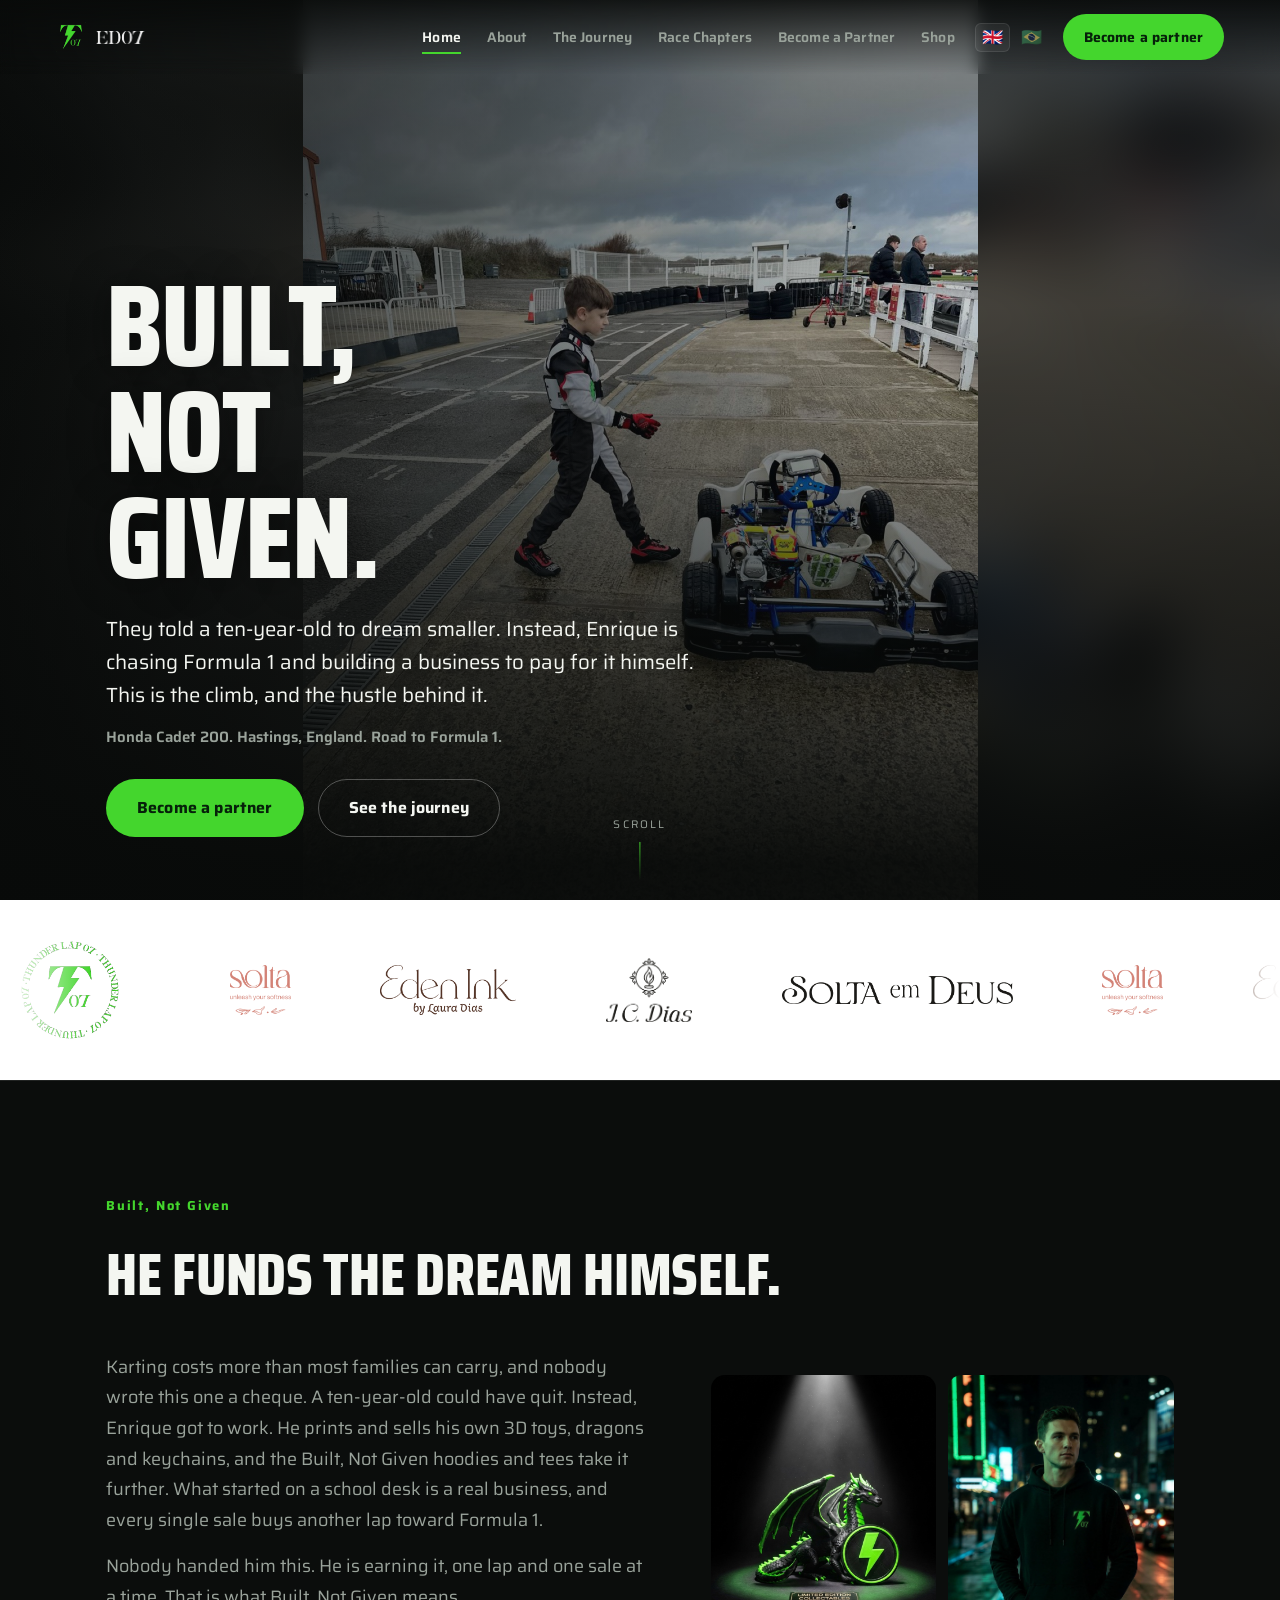
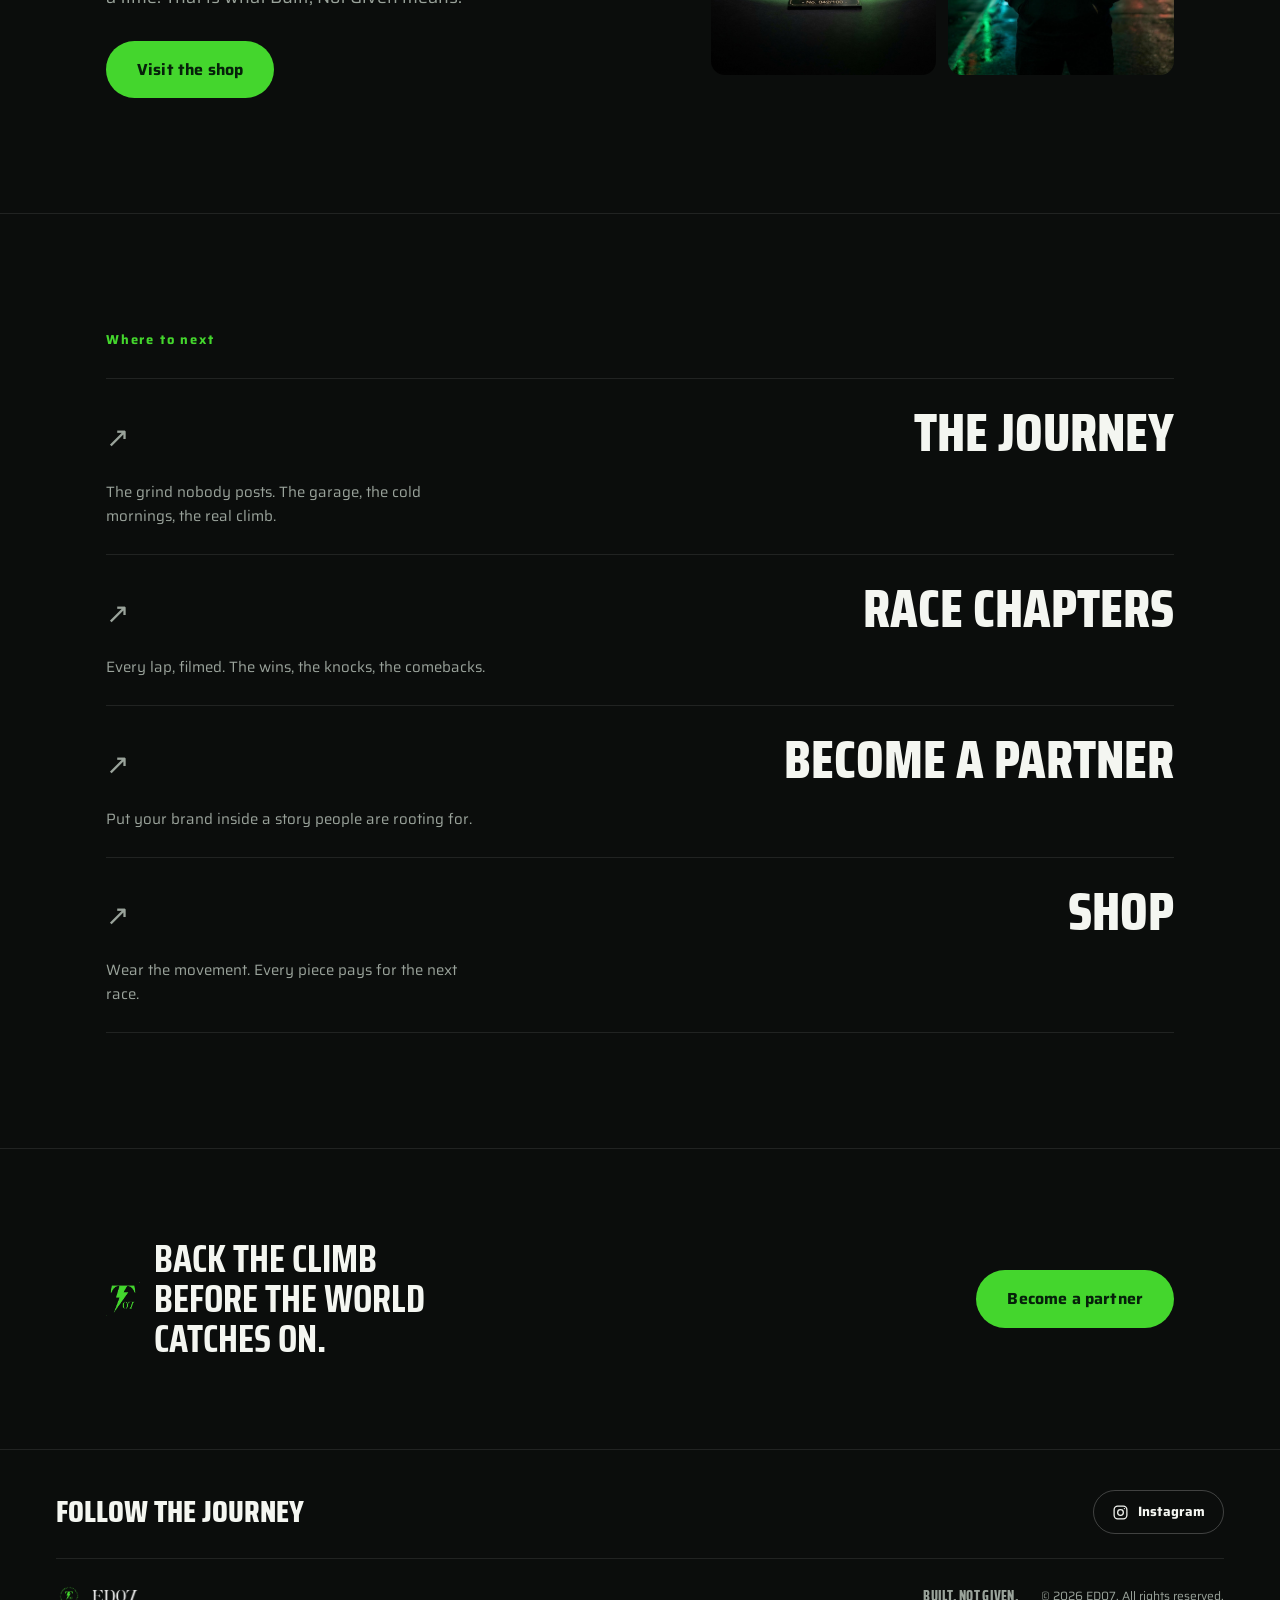
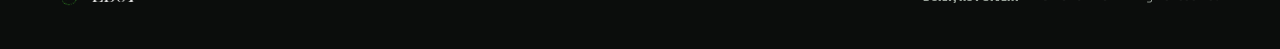
<file: index.html>
<!DOCTYPE html>
<html lang="en">
<head>
<meta charset="UTF-8">
<meta name="viewport" content="width=device-width, initial-scale=1.0">
<title>ED07 | Chasing Formula 1 | Built, Not Given</title>
<meta name="description" content="A ten-year-old chasing Formula 1 and building a business to fund it himself. Follow Enrique's climb, wear the movement, or partner with ED07.">
<meta property="og:type" content="website">
<meta property="og:site_name" content="ED07">
<meta property="og:locale" content="en_GB">
<meta property="og:title" content="ED07 | Built, Not Given">
<meta property="og:description" content="A ten-year-old chasing Formula 1 and building a business to fund it himself. Follow Enrique's climb, wear the movement, or partner with ED07.">
<meta property="og:url" content="https://www.ed07.com/">
<meta property="og:image" content="https://www.ed07.com/assets/gateway-hero.jpg">
<meta name="twitter:card" content="summary_large_image">
<meta name="twitter:title" content="ED07 | Built, Not Given">
<meta name="twitter:description" content="A ten-year-old chasing Formula 1 and building a business to fund it himself. Follow Enrique's climb, wear the movement, or partner with ED07.">
<meta name="twitter:image" content="https://www.ed07.com/assets/gateway-hero.jpg">
<link rel="canonical" href="https://www.ed07.com/">
<link rel="icon" type="image/png" href="assets/ed07-mark-green.png">
<meta name="theme-color" content="#0B0D0C">
<link rel="preconnect" href="https://fonts.googleapis.com">
<link rel="preconnect" href="https://fonts.gstatic.com" crossorigin>
<link href="https://fonts.googleapis.com/css2?family=Saira:wght@400;600;700&family=Saira+Condensed:wght@700;800&display=swap" rel="stylesheet">
<link rel="stylesheet" href="ed07.css?v=20261019">
</head>
<body>

<!-- NAV -->
<header class="nav">
  <a class="brand" href="index.html" aria-label="ED07 home">
    <img class="mk" src="assets/ed07-mark-green.png" alt="">
    <img class="wd" src="assets/ed07-wordmark-white.png" alt="ED07">
  </a>
  <nav class="links" aria-label="Primary">
    <a href="index.html" aria-current="page" data-i18n="nav.home">Home</a>
    <a href="journey.html" data-i18n="nav.journey">The Journey</a>
    <a href="race-chapters.html" data-i18n="nav.race">Race Chapters</a>
    <a href="become-a-partner.html" data-i18n="nav.partner">Become a Partner</a>
    <a href="shop.html" data-i18n="nav.shop">Shop</a>
  </nav>
  <div class="tools">
    <div class="lang" role="group" aria-label="Language">
      <button data-lang="en" aria-pressed="true" title="English">🇬🇧</button>
      <button data-lang="pt" aria-pressed="false" title="Português (Brasil)">🇧🇷</button>
    </div>
    <a class="btn btn-primary" href="become-a-partner.html" data-i18n="cta.partner">Become a partner</a>
    <button class="burger" aria-label="Menu" aria-expanded="false">
      <svg width="22" height="22" viewBox="0 0 24 24" fill="none" stroke="currentColor" stroke-width="2"><line x1="3" y1="7" x2="21" y2="7"/><line x1="3" y1="12" x2="21" y2="12"/><line x1="3" y1="17" x2="21" y2="17"/></svg>
    </button>
  </div>
</header>

<!-- HERO -->
<section class="hero">
  <div class="hero-photo">
    <img class="hero-bg" src="assets/pit-walk.jpg" alt="" aria-hidden="true">
    <img class="hero-fg" src="assets/pit-walk.jpg" alt="Enrique Dias walking out to his number 07 kart">
  </div>
  <div class="hero-grad"></div>
  <div class="wrap hero-inner">
    <h1 class="display" data-reveal="1">Built,<br>Not<br>Given.</h1>
    <p class="hero-sub" data-reveal="2" data-i18n="home.sub">Enrique Dias is ten years old and races karts in the UK, chasing Formula 1. ED07 is the media brand built around that journey.</p>
    <p class="hero-id" data-reveal="3" data-i18n="home.id">Honda Cadet 200.&nbsp;&nbsp;Hastings, England.&nbsp;&nbsp;Road to Formula 1.</p>
    <div class="hero-actions" data-reveal="4">
      <a class="btn btn-primary btn-lg" href="become-a-partner.html" data-i18n="cta.partner">Become a partner</a>
      <a class="btn btn-ghost btn-lg" href="journey.html" data-i18n="home.see">See the journey</a>
    </div>
  </div>
  <div class="scrollcue" aria-hidden="true">SCROLL<div class="bar"></div></div>
</section>

<!-- PARTNERS BAND (white marquee) -->
<section class="partners" aria-label="Partners">
  <div class="marquee">
    <div class="marq-set">
      <a class="plogo" href="https://instagram.com/enriquedias07thunderlap" target="_blank" rel="noopener" aria-label="ed07"><img src="assets/ed07-logo-green.png" alt="ED07 Thunder Lap"></a>
      <a class="plogo" href="https://soltalingerie.com" target="_blank" rel="noopener" aria-label="spon"><img src="assets/spon-solta.png" alt="Solta Lingerie"></a>
      <a class="plogo" href="http://edenink.jcdias.com/#en" target="_blank" rel="noopener" aria-label="eden"><img src="assets/eden-ink.png" alt="Eden Ink by Laura Dias"></a>
      <a class="plogo" href="https://jcdias.com" target="_blank" rel="noopener" aria-label="spon"><img src="assets/spon-jcdias-dark.png" alt="J. C. Dias"></a>
      <a class="plogo" href="https://www.soltaemdeus.com/en" target="_blank" rel="noopener" aria-label="spon"><img src="assets/spon-deus-dark.png" alt="Solta em Deus"></a>
      <a class="plogo" href="https://soltalingerie.com" target="_blank" rel="noopener" aria-label="spon"><img src="assets/spon-solta.png" alt="Solta Lingerie"></a>
      <a class="plogo" href="http://edenink.jcdias.com/#en" target="_blank" rel="noopener" aria-label="eden"><img src="assets/eden-ink.png" alt="Eden Ink by Laura Dias"></a>
      <a class="plogo" href="https://jcdias.com" target="_blank" rel="noopener" aria-label="spon"><img src="assets/spon-jcdias-dark.png" alt="J. C. Dias"></a>
      <a class="plogo" href="https://www.soltaemdeus.com/en" target="_blank" rel="noopener" aria-label="spon"><img src="assets/spon-deus-dark.png" alt="Solta em Deus"></a>
    </div>
    <div class="marq-set" aria-hidden="true">
      <a class="plogo" href="https://instagram.com/enriquedias07thunderlap" target="_blank" rel="noopener" aria-label="ed07"><img src="assets/ed07-logo-green.png" alt=""></a>
      <a class="plogo" href="https://soltalingerie.com" target="_blank" rel="noopener" aria-label="spon"><img src="assets/spon-solta.png" alt=""></a>
      <a class="plogo" href="http://edenink.jcdias.com/#en" target="_blank" rel="noopener" aria-label="eden"><img src="assets/eden-ink.png" alt=""></a>
      <a class="plogo" href="https://jcdias.com" target="_blank" rel="noopener" aria-label="spon"><img src="assets/spon-jcdias-dark.png" alt=""></a>
      <a class="plogo" href="https://www.soltaemdeus.com/en" target="_blank" rel="noopener" aria-label="spon"><img src="assets/spon-deus-dark.png" alt=""></a>
      <a class="plogo" href="https://soltalingerie.com" target="_blank" rel="noopener" aria-label="spon"><img src="assets/spon-solta.png" alt=""></a>
      <a class="plogo" href="http://edenink.jcdias.com/#en" target="_blank" rel="noopener" aria-label="eden"><img src="assets/eden-ink.png" alt=""></a>
      <a class="plogo" href="https://jcdias.com" target="_blank" rel="noopener" aria-label="spon"><img src="assets/spon-jcdias-dark.png" alt=""></a>
      <a class="plogo" href="https://www.soltaemdeus.com/en" target="_blank" rel="noopener" aria-label="spon"><img src="assets/spon-deus-dark.png" alt=""></a>
    </div>
  </div>
</section>

<!-- BUILT NOT GIVEN / THE BUSINESS -->
<section class="bng">
  <div class="wrap">
    <p class="sec-label" data-i18n="home.bng.k">Built, Not Given</p>
    <h2 class="bng-h" data-i18n="home.bng.t">He funds the dream himself.</h2>
    <div class="bng-grid">
      <div class="bng-copy">
        <p data-i18n="home.bng.p1">Karting costs more than most families can carry, and nobody wrote this one a cheque. A ten-year-old could have quit. Instead, Enrique got to work. He prints and sells his own 3D toys, dragons and keychains, and the Built, Not Given hoodies and tees take it further. What started on a school desk is a real business, and every single sale buys another lap toward Formula 1.</p>
        <p data-i18n="home.bng.p2">That is what Built, Not Given means. Nobody handed him the dream. He is building it, one lap and one sale at a time.</p>
        <a class="btn btn-primary btn-lg" href="shop.html" data-i18n="home.bng.btn">Visit the shop</a>
      </div>
      <div class="bng-media">
        <div class="bm"><img src="assets/card-collect.jpg" alt="The 3D prints Enrique designs and sells"></div>
        <div class="bm"><img src="assets/etsy-wear/ED07-modelo-hoodie-preto-frente.jpg" alt="The Built, Not Given hoodie"></div>
      </div>
    </div>
  </div>
</section>

<!-- WHERE TO NEXT -->
<section class="next">
  <div class="wrap">
    <p class="sec-label" data-i18n="home.next">Where to next</p>
    <div class="idx">
      <a href="journey.html">
        <span class="t" data-i18n="nav.journey">The Journey</span>
        <span class="d" data-i18n="home.journey.d">Pieces of the journey, object by object.</span>
        <span class="go" aria-hidden="true">↗</span>
      </a>
      <a href="race-chapters.html">
        <span class="t" data-i18n="nav.race">Race Chapters</span>
        <span class="d" data-i18n="home.race.d">Every race, filmed. Watch it on YouTube.</span>
        <span class="go" aria-hidden="true">↗</span>
      </a>
      <a href="become-a-partner.html">
        <span class="t" data-i18n="nav.partner">Become a Partner</span>
        <span class="d" data-i18n="home.partner.d">Put your brand inside a real story.</span>
        <span class="go" aria-hidden="true">↗</span>
      </a>
      <a href="shop.html">
        <span class="t" data-i18n="nav.shop">Shop</span>
        <span class="d" data-i18n="home.shop.d">Wear the movement. Hoodies, tees and 3D prints.</span>
        <span class="go" aria-hidden="true">↗</span>
      </a>
    </div>
  </div>
</section>

<!-- CTA BAR -->
<section class="ctabar">
  <div class="wrap row">
    <div class="msg"><img src="assets/ed07-mark-green.png" alt=""><span data-i18n="cta.bar">Build it with us from the start.</span></div>
    <a class="btn btn-primary btn-lg" href="become-a-partner.html" data-i18n="cta.partner">Become a partner</a>
  </div>
</section>

<!-- FOOTER -->
<footer class="footer">
  <div class="footer-row">
    <a class="flogo" href="index.html"><img class="mk" src="assets/ed07-logo-green.png" alt=""><img class="wd" src="assets/ed07-wordmark-white.png" alt="ED07"></a>
    <span class="motto">BUILT, NOT GIVEN.</span>
    <span class="cr">© 2026 ED07. <span data-i18n="foot.rights">All rights reserved.</span></span>
    <div class="socials">
      <a href="https://instagram.com/enriquedias07thunderlap" target="_blank" rel="noopener" aria-label="Instagram"><svg viewBox="0 0 24 24" fill="none" stroke="currentColor" stroke-width="1.8"><rect x="3" y="3" width="18" height="18" rx="5"/><circle cx="12" cy="12" r="4"/><circle cx="17.5" cy="6.5" r="1" fill="currentColor" stroke="none"/></svg></a>
    </div>
  </div>
</footer>

<script src="ed07.js?v=20261019"></script>
</body>
</html>
</file>
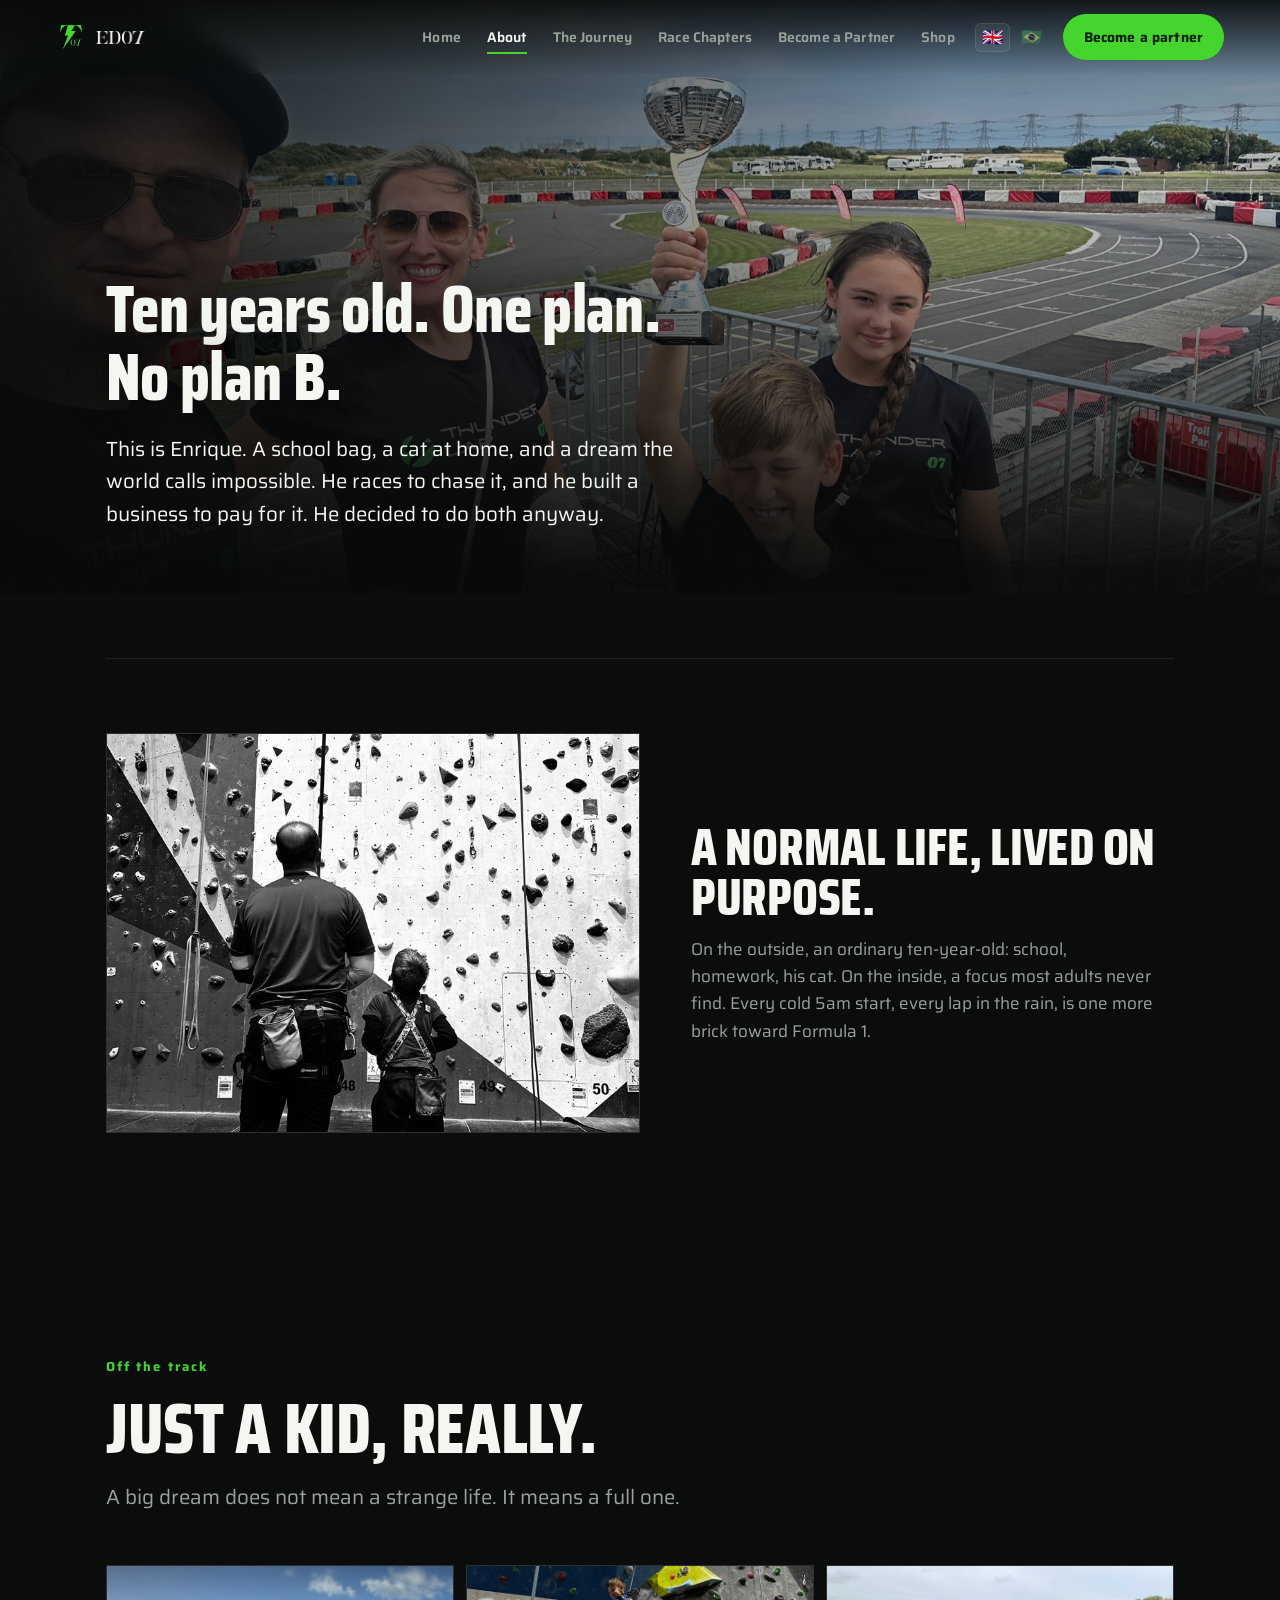
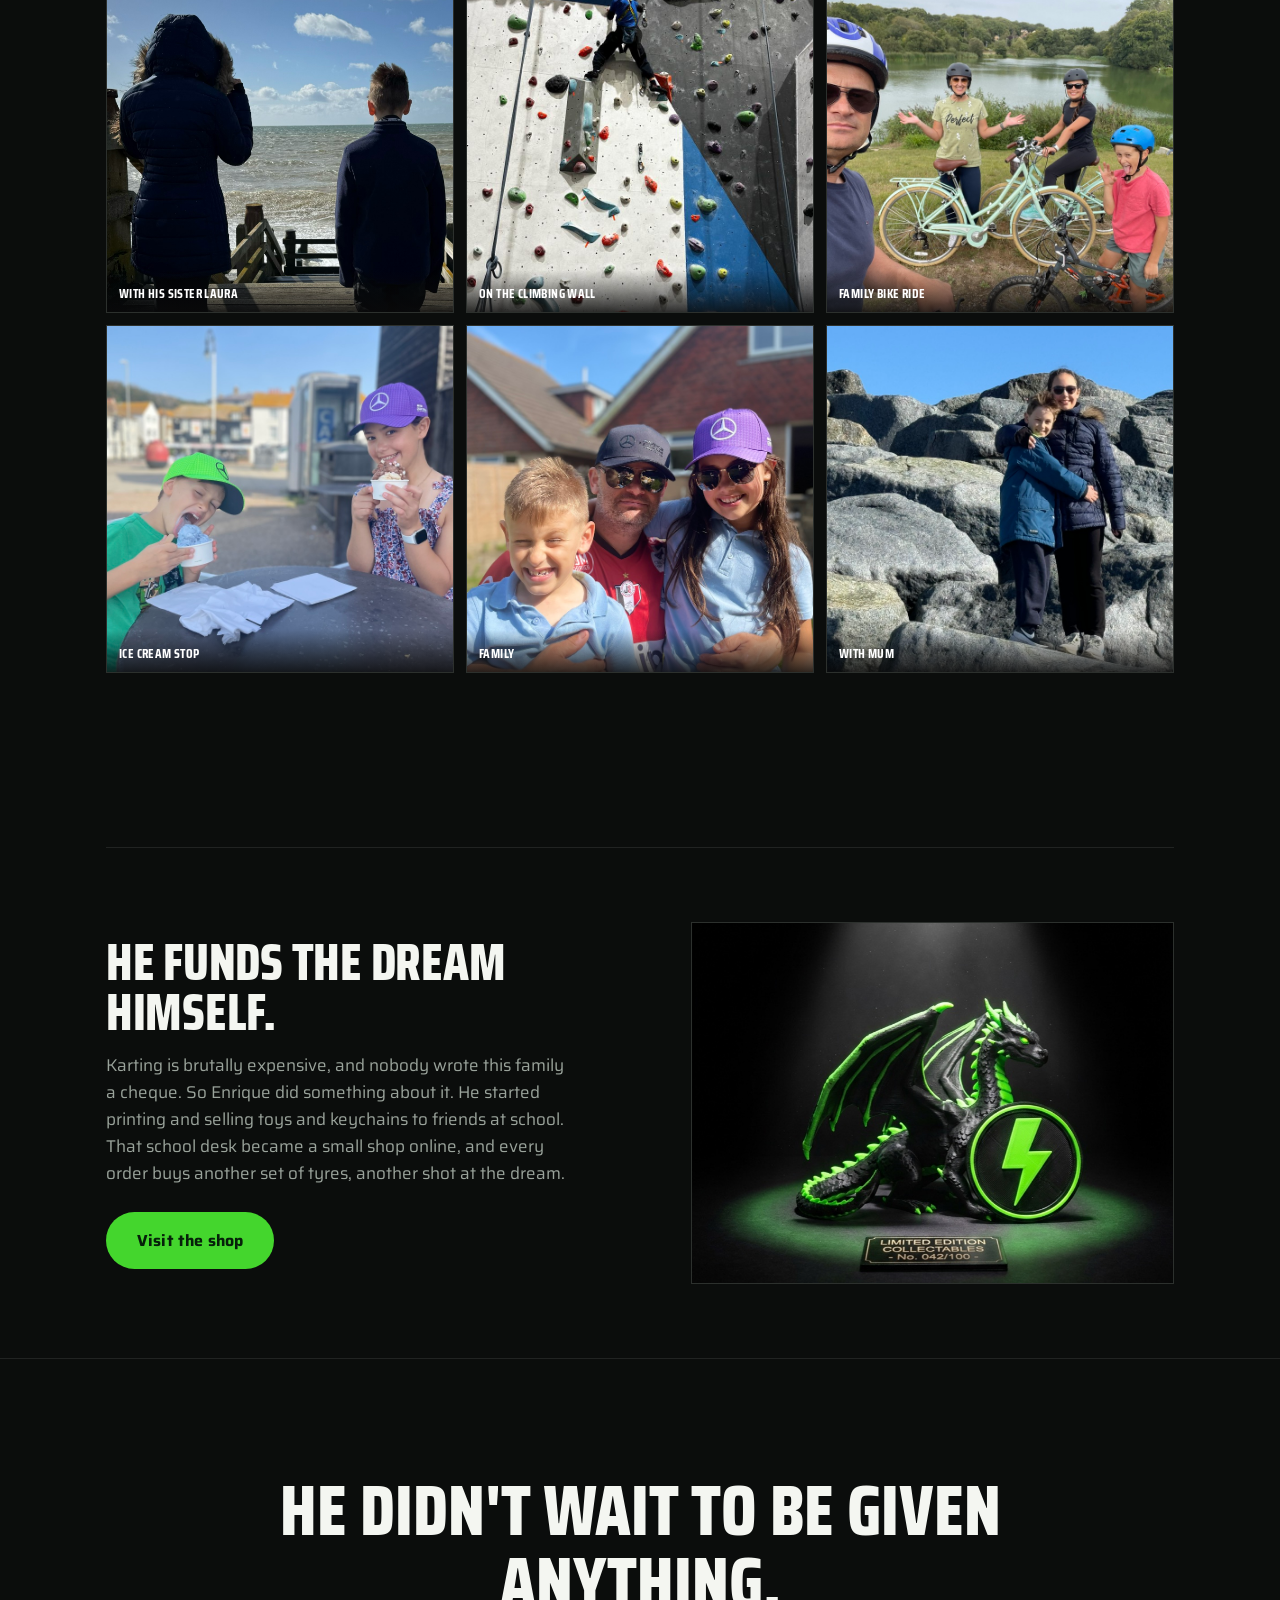
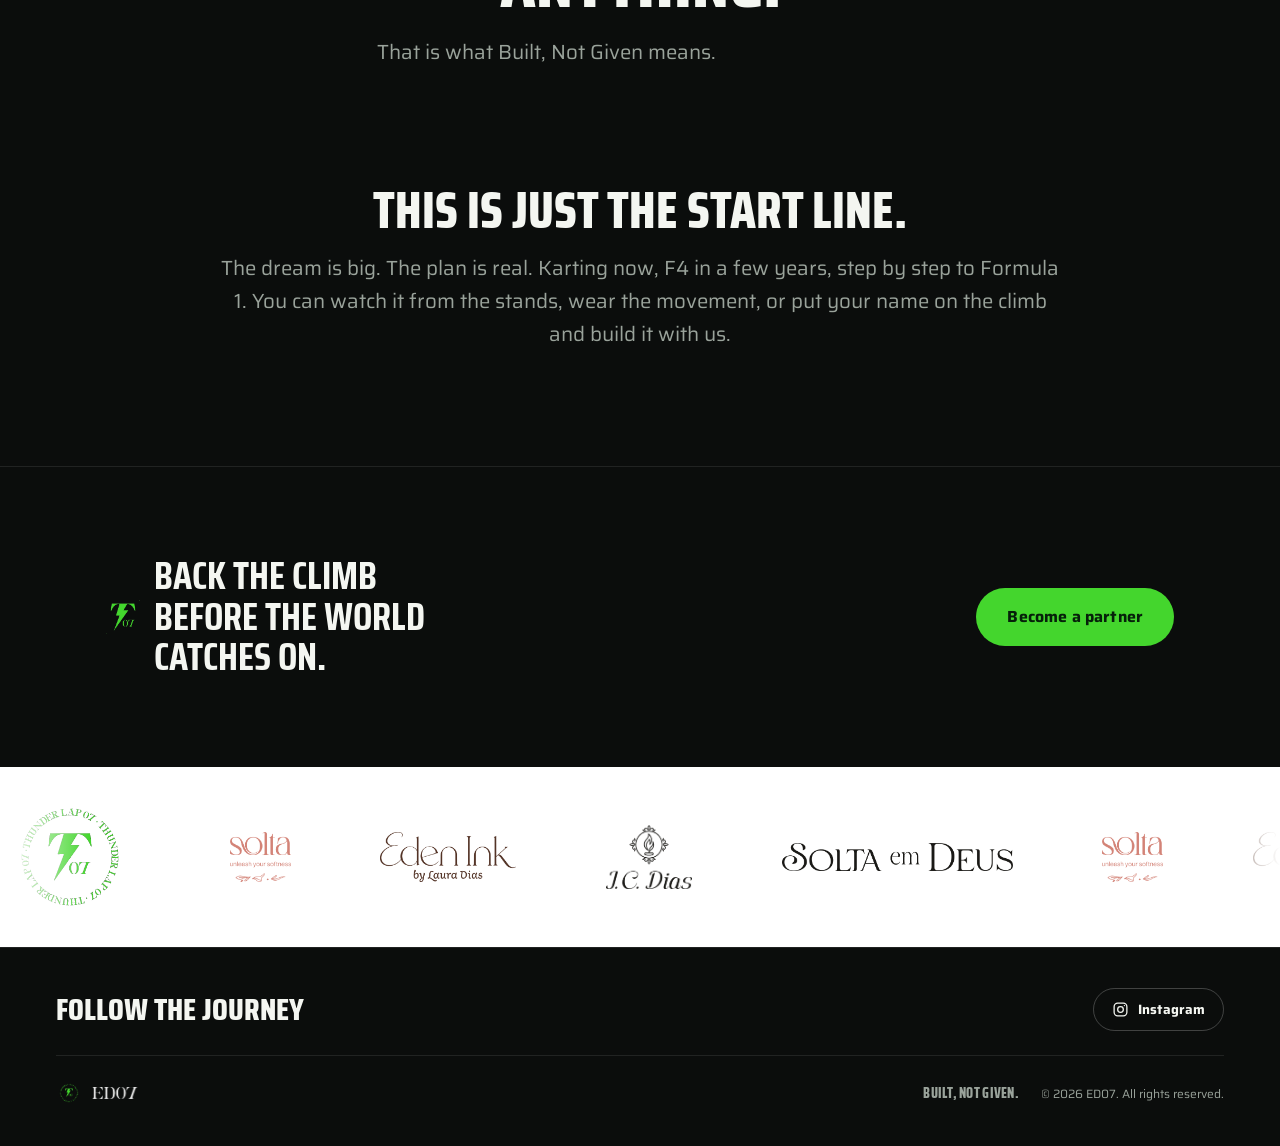
<file: about.html>
<!DOCTYPE html>
<html lang="en">
<head>
<meta charset="UTF-8">
<meta name="viewport" content="width=device-width, initial-scale=1.0">
<title>About Enrique | ED07 | Built, Not Given</title>
<meta name="description" content="The story of Enrique Dias: a normal ten-year-old with one plan, Formula 1, who builds and pays for the dream himself. This is Built, Not Given.">
<meta property="og:type" content="website">
<meta property="og:site_name" content="ED07">
<meta property="og:locale" content="en_GB">
<meta property="og:title" content="About Enrique | ED07">
<meta property="og:description" content="The story of Enrique Dias: a normal ten-year-old with one plan, Formula 1, who builds and pays for the dream himself. This is Built, Not Given.">
<meta property="og:url" content="https://www.ed07.com/about.html">
<meta property="og:image" content="https://www.ed07.com/assets/gateway-hero.jpg">
<meta name="twitter:card" content="summary_large_image">
<meta name="twitter:title" content="About Enrique | ED07">
<meta name="twitter:description" content="The story of Enrique Dias: a normal ten-year-old with one plan, Formula 1, who builds and pays for the dream himself. This is Built, Not Given.">
<meta name="twitter:image" content="https://www.ed07.com/assets/gateway-hero.jpg">
<link rel="canonical" href="https://www.ed07.com/about.html">
<link rel="icon" type="image/png" href="assets/ed07-mark-green.png">
<meta name="theme-color" content="#0B0D0C">
<link rel="preconnect" href="https://fonts.googleapis.com">
<link rel="preconnect" href="https://fonts.gstatic.com" crossorigin>
<link href="https://fonts.googleapis.com/css2?family=Saira:wght@400;600;700&family=Saira+Condensed:wght@700;800&display=swap" rel="stylesheet">
<link rel="stylesheet" href="ed07.css?v=20261019">
</head>
<body>

<!-- NAV -->
<header class="nav">
  <a class="brand" href="index.html" aria-label="ED07 home">
    <img class="mk" src="assets/ed07-mark-green.png" alt="">
    <img class="wd" src="assets/ed07-wordmark-white.png" alt="ED07">
  </a>
  <nav class="links" aria-label="Primary">
    <a href="index.html" data-i18n="nav.home">Home</a>
    <a href="journey.html" data-i18n="nav.journey">The Journey</a>
    <a href="race-chapters.html" data-i18n="nav.race">Race Chapters</a>
    <a href="become-a-partner.html" data-i18n="nav.partner">Become a Partner</a>
    <a href="shop.html" data-i18n="nav.shop">Shop</a>
  </nav>
  <div class="tools">
    <div class="lang" role="group" aria-label="Language">
      <button data-lang="en" aria-pressed="true" title="English">🇬🇧</button>
      <button data-lang="pt" aria-pressed="false" title="Português (Brasil)">🇧🇷</button>
    </div>
    <a class="btn btn-primary" href="become-a-partner.html" data-i18n="cta.partner">Become a partner</a>
    <button class="burger" aria-label="Menu" aria-expanded="false">
      <svg width="22" height="22" viewBox="0 0 24 24" fill="none" stroke="currentColor" stroke-width="2"><line x1="3" y1="7" x2="21" y2="7"/><line x1="3" y1="12" x2="21" y2="12"/><line x1="3" y1="17" x2="21" y2="17"/></svg>
    </button>
  </div>
</header>

<!-- HERO -->
<section class="hero hero-short">
  <div class="hero-photo"><img src="assets/family-day.jpg" alt="Enrique and his family at the track" style="object-position:52% 62%"></div>
  <div class="hero-grad"></div>
  <div class="wrap hero-inner">
    <h1 class="display" data-reveal="1" data-i18n="ab.h1">Ten years old. One plan: Formula 1.</h1>
    <p class="hero-sub" data-reveal="2" data-i18n="ab.sub">This is Enrique. A normal kid with a school bag, a cat and a dream most people would call impossible. He decided to build it anyway.</p>
  </div>
</section>

<!-- STORY -->
<main>
  <div class="wrap">
    <section class="prod">
      <div class="prod-media"><img src="assets/real-climb-dad.jpg" alt="Enrique climbing with his dad"></div>
      <div class="prod-copy">
        <h2 data-i18n="ab.b1.t">A normal life, lived on purpose.</h2>
        <p data-i18n="ab.b1.p">Enrique goes to school, does his homework and plays like any ten-year-old. The difference is the focus. Every early morning, every cold training session, every lap is one more brick in the same plan: Formula 1.</p>
      </div>
    </section>
  </div>

  <!-- OFF-TRACK GALLERY -->
  <section class="events about-gallery">
    <div class="wrap">
      <p class="kicker" data-i18n="ab.gal.kicker">Off the track</p>
      <h2 data-i18n="ab.gal.t">Just a kid, really.</h2>
      <p class="lede" data-i18n="ab.gal.lede">A big dream does not mean a strange life. It means a full one.</p>
      <div class="ev-grid">
        <div class="tile"><img src="assets/real-sea-laura.jpg" alt="Enrique and his sister Laura at the sea" style="object-position:60% 35%"><span class="cap" data-i18n="ab.gal.1">With his sister Laura</span></div>
        <div class="tile"><img src="assets/real-climbing.jpg" alt="Enrique on the climbing wall" style="object-position:50% 30%"><span class="cap" data-i18n="ab.gal.2">On the climbing wall</span></div>
        <div class="tile"><img src="assets/real-family-bikes.jpg" alt="The whole family on a bike ride"><span class="cap" data-i18n="ab.gal.3">Family bike ride</span></div>
        <div class="tile"><img src="assets/real-icecream.jpg" alt="Ice cream by the sea" style="object-position:50% 45%"><span class="cap" data-i18n="ab.gal.4">Ice cream stop</span></div>
        <div class="tile"><img src="assets/real-family-garden.jpg" alt="Enrique with his dad and sister" style="object-position:50% 40%"><span class="cap" data-i18n="ab.gal.5">Family</span></div>
        <div class="tile"><img src="assets/real-mum.jpg" alt="Enrique with his mum" style="object-position:50% 30%"><span class="cap" data-i18n="ab.gal.6">With mum</span></div>
      </div>
    </div>
  </section>

  <div class="wrap">
    <section class="prod rev">
      <div class="prod-media"><img src="assets/card-collect.jpg" alt="The 3D printed toys Enrique makes and sells"></div>
      <div class="prod-copy">
        <h2 data-i18n="ab.b2.t">He funds the dream himself.</h2>
        <p data-i18n="ab.b2.p">Karting is expensive, really expensive. So Enrique did something about it. He started printing and selling little toys, keychains and fidget toys to his friends at school. What began on a school desk is now a small shop online, and every sale helps pay for the next race.</p>
        <a class="btn btn-primary btn-lg" href="shop.html" data-i18n="ab.b2.btn">Visit the shop</a>
      </div>
    </section>
  </div>

  <!-- PULL QUOTE -->
  <section class="pullquote">
    <div class="wrap">
      <p class="pq" data-reveal="1" data-i18n="ab.pull">He didn't wait to be given anything.</p>
      <p class="pqs" data-reveal="2" data-i18n="ab.pull2">That is what Built, Not Given means.</p>
    </div>
  </section>

  <!-- END -->
  <section class="pullquote" style="border-top:0;padding-top:0">
    <div class="wrap">
      <p class="pq" style="font-size:clamp(1.8rem,4.5vw,3.2rem)" data-i18n="ab.end.t">This is just the start line.</p>
      <p class="pqs" style="max-width:60ch;margin-left:auto;margin-right:auto" data-i18n="ab.end.p">The dream is big, but the plan is real. Karting now, F4 in a few years, and step by step to Formula 1. Watch it happen, wear the movement, or build it with us.</p>
    </div>
  </section>
</main>

<!-- CTA BAR -->
<section class="ctabar">
  <div class="wrap row">
    <div class="msg"><img src="assets/ed07-mark-green.png" alt=""><span data-i18n="cta.bar">Build it with us from the start.</span></div>
    <a class="btn btn-primary btn-lg" href="become-a-partner.html" data-i18n="cta.partner">Become a partner</a>
  </div>
</section>

<!-- PARTNERS BAND -->
<section class="partners" aria-label="Partners">
  <div class="marquee">
    <div class="marq-set">
      <a class="plogo" href="https://instagram.com/enriquedias07thunderlap" target="_blank" rel="noopener" aria-label="ed07"><img src="assets/ed07-logo-green.png" alt="ED07 Thunder Lap"></a>
      <a class="plogo" href="https://soltalingerie.com" target="_blank" rel="noopener" aria-label="spon"><img src="assets/spon-solta.png" alt="Solta Lingerie"></a>
      <a class="plogo" href="http://edenink.jcdias.com/#en" target="_blank" rel="noopener" aria-label="eden"><img src="assets/eden-ink.png" alt="Eden Ink by Laura Dias"></a>
      <a class="plogo" href="https://jcdias.com" target="_blank" rel="noopener" aria-label="spon"><img src="assets/spon-jcdias-dark.png" alt="J. C. Dias"></a>
      <a class="plogo" href="https://www.soltaemdeus.com/en" target="_blank" rel="noopener" aria-label="spon"><img src="assets/spon-deus-dark.png" alt="Solta em Deus"></a>
      <a class="plogo" href="https://soltalingerie.com" target="_blank" rel="noopener" aria-label="spon"><img src="assets/spon-solta.png" alt="Solta Lingerie"></a>
      <a class="plogo" href="http://edenink.jcdias.com/#en" target="_blank" rel="noopener" aria-label="eden"><img src="assets/eden-ink.png" alt="Eden Ink by Laura Dias"></a>
      <a class="plogo" href="https://jcdias.com" target="_blank" rel="noopener" aria-label="spon"><img src="assets/spon-jcdias-dark.png" alt="J. C. Dias"></a>
      <a class="plogo" href="https://www.soltaemdeus.com/en" target="_blank" rel="noopener" aria-label="spon"><img src="assets/spon-deus-dark.png" alt="Solta em Deus"></a>
    </div>
    <div class="marq-set" aria-hidden="true">
      <a class="plogo" href="https://instagram.com/enriquedias07thunderlap" target="_blank" rel="noopener" aria-label="ed07"><img src="assets/ed07-logo-green.png" alt=""></a>
      <a class="plogo" href="https://soltalingerie.com" target="_blank" rel="noopener" aria-label="spon"><img src="assets/spon-solta.png" alt=""></a>
      <a class="plogo" href="http://edenink.jcdias.com/#en" target="_blank" rel="noopener" aria-label="eden"><img src="assets/eden-ink.png" alt=""></a>
      <a class="plogo" href="https://jcdias.com" target="_blank" rel="noopener" aria-label="spon"><img src="assets/spon-jcdias-dark.png" alt=""></a>
      <a class="plogo" href="https://www.soltaemdeus.com/en" target="_blank" rel="noopener" aria-label="spon"><img src="assets/spon-deus-dark.png" alt=""></a>
      <a class="plogo" href="https://soltalingerie.com" target="_blank" rel="noopener" aria-label="spon"><img src="assets/spon-solta.png" alt=""></a>
      <a class="plogo" href="http://edenink.jcdias.com/#en" target="_blank" rel="noopener" aria-label="eden"><img src="assets/eden-ink.png" alt=""></a>
      <a class="plogo" href="https://jcdias.com" target="_blank" rel="noopener" aria-label="spon"><img src="assets/spon-jcdias-dark.png" alt=""></a>
      <a class="plogo" href="https://www.soltaemdeus.com/en" target="_blank" rel="noopener" aria-label="spon"><img src="assets/spon-deus-dark.png" alt=""></a>
    </div>
  </div>
</section>

<!-- FOOTER -->
<footer class="footer">
  <div class="footer-row">
    <a class="flogo" href="index.html"><img class="mk" src="assets/ed07-logo-green.png" alt=""><img class="wd" src="assets/ed07-wordmark-white.png" alt="ED07"></a>
    <span class="motto">BUILT, NOT GIVEN.</span>
    <span class="cr">© 2026 ED07. <span data-i18n="foot.rights">All rights reserved.</span></span>
    <div class="socials">
      <a href="https://instagram.com/enriquedias07thunderlap" target="_blank" rel="noopener" aria-label="Instagram"><svg viewBox="0 0 24 24" fill="none" stroke="currentColor" stroke-width="1.8"><rect x="3" y="3" width="18" height="18" rx="5"/><circle cx="12" cy="12" r="4"/><circle cx="17.5" cy="6.5" r="1" fill="currentColor" stroke="none"/></svg></a>
    </div>
  </div>
</footer>

<script src="ed07.js?v=20261019"></script>
</body>
</html>
</file>
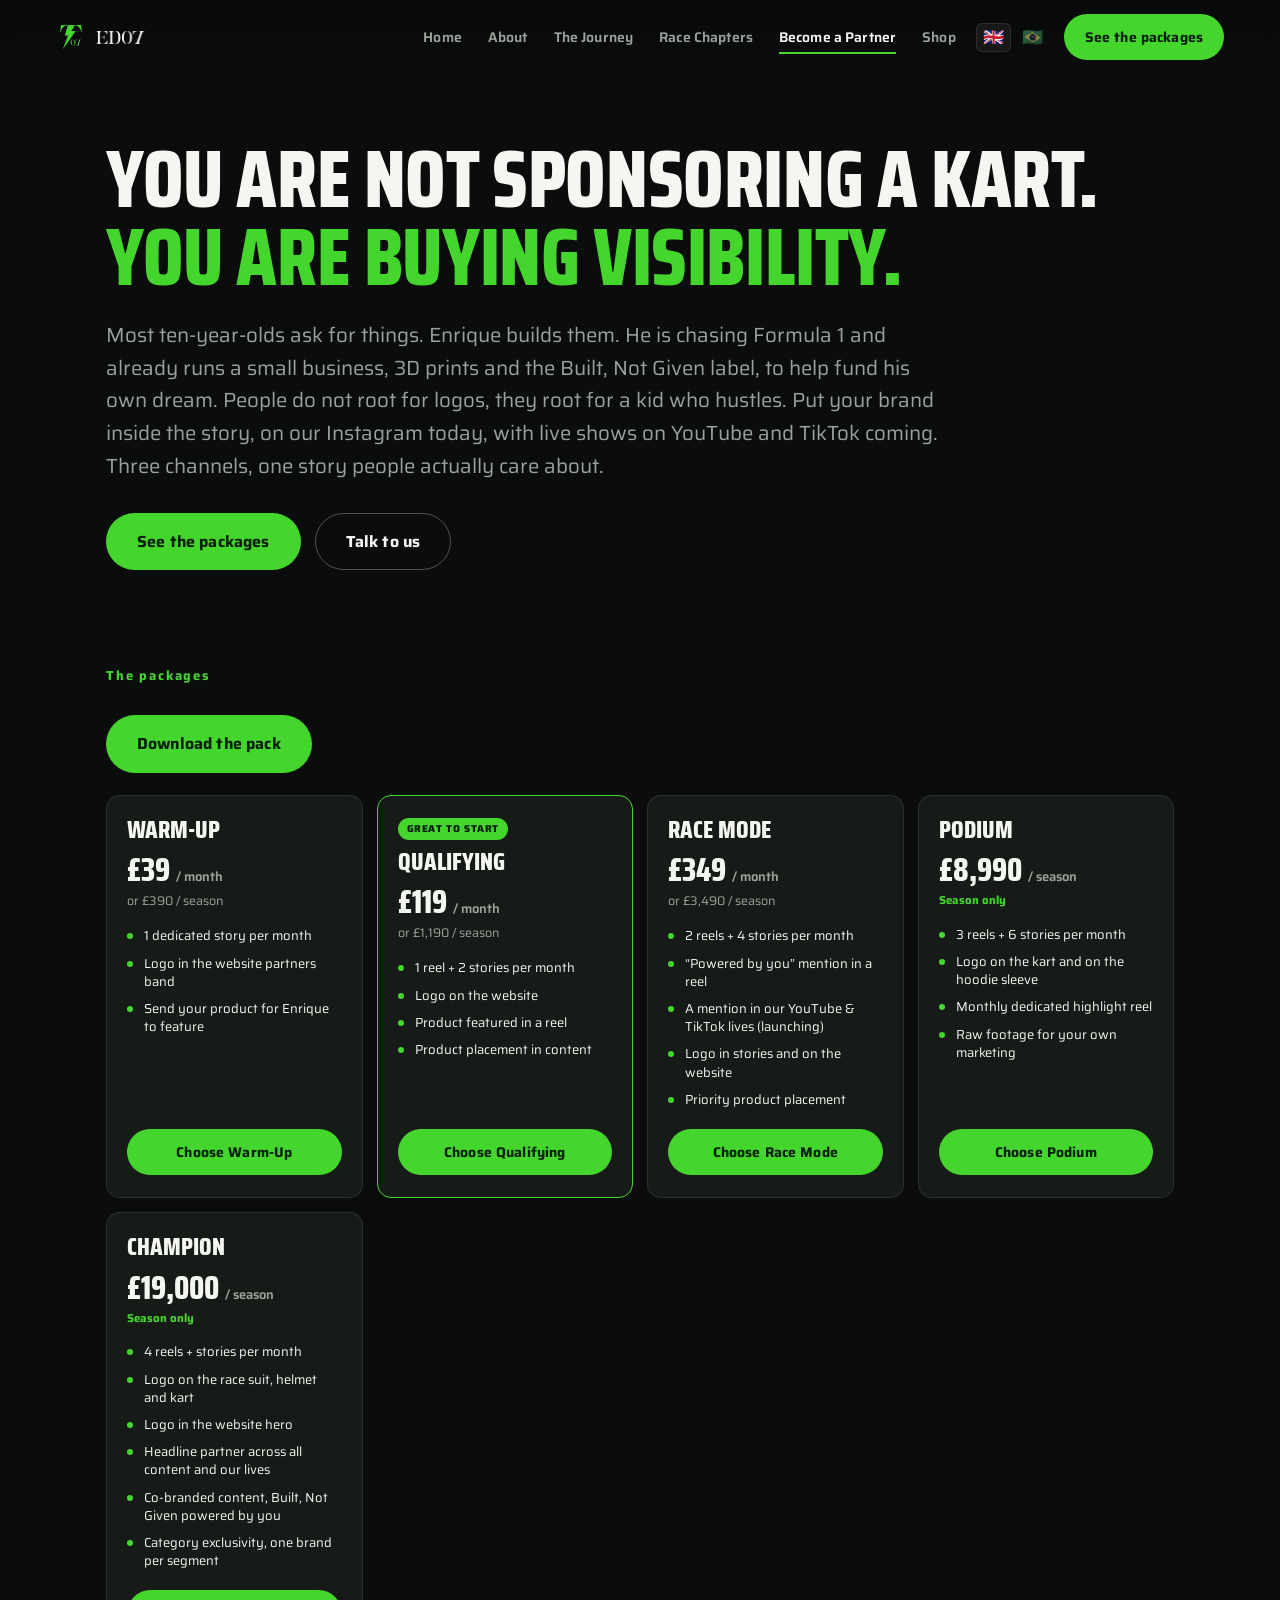
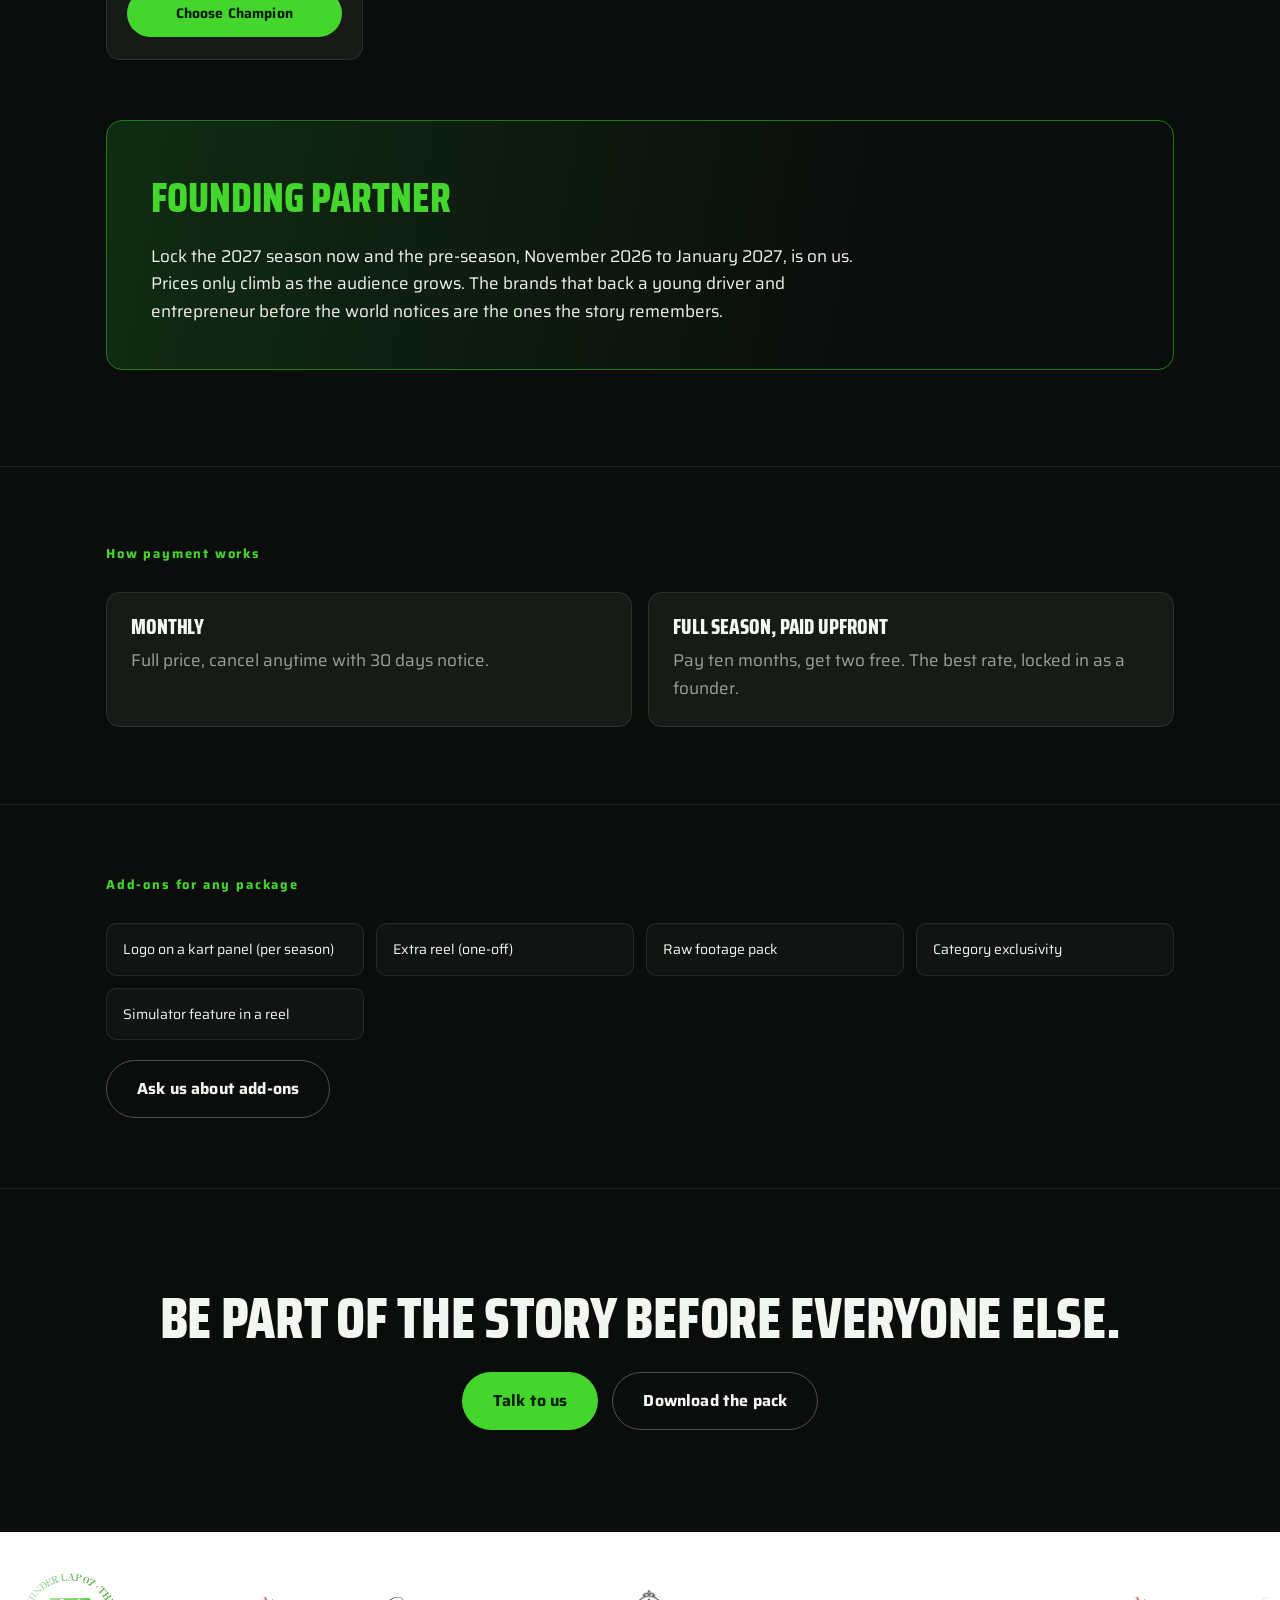
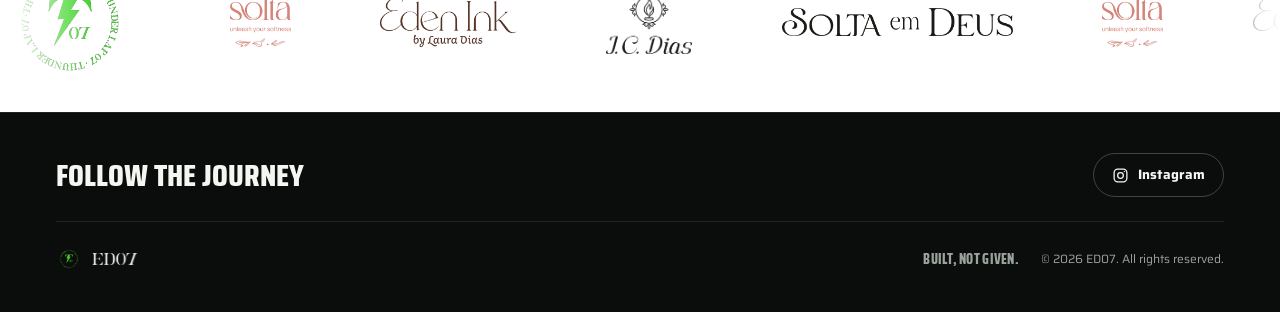
<file: become-a-partner.html>
<!DOCTYPE html>
<html lang="en">
<head>
<meta charset="UTF-8">
<meta name="viewport" content="width=device-width, initial-scale=1.0">
<title>Partner with ED07 | Your brand on the road to F1</title>
<meta name="description" content="Back a ten-year-old chasing Formula 1 and building a business to fund it. You are not sponsoring a kart, you are buying visibility. Founding-partner rates for 2027.">
<meta property="og:type" content="website">
<meta property="og:site_name" content="ED07">
<meta property="og:locale" content="en_GB">
<meta property="og:title" content="Partner with ED07">
<meta property="og:description" content="Back a ten-year-old chasing Formula 1 and building a business to fund it. You are not sponsoring a kart, you are buying visibility. Founding-partner rates for 2027.">
<meta property="og:url" content="https://www.ed07.com/become-a-partner.html">
<meta property="og:image" content="https://www.ed07.com/assets/gateway-hero.jpg">
<meta name="twitter:card" content="summary_large_image">
<meta name="twitter:title" content="Partner with ED07">
<meta name="twitter:description" content="Back a ten-year-old chasing Formula 1 and building a business to fund it. You are not sponsoring a kart, you are buying visibility. Founding-partner rates for 2027.">
<meta name="twitter:image" content="https://www.ed07.com/assets/gateway-hero.jpg">
<link rel="canonical" href="https://www.ed07.com/become-a-partner.html">
<link rel="icon" type="image/png" href="assets/ed07-mark-green.png">
<meta name="theme-color" content="#0B0D0C">
<link rel="preconnect" href="https://fonts.googleapis.com">
<link rel="preconnect" href="https://fonts.gstatic.com" crossorigin>
<link href="https://fonts.googleapis.com/css2?family=Saira:wght@400;600;700&family=Saira+Condensed:wght@700;800&display=swap" rel="stylesheet">
<link rel="stylesheet" href="ed07.css?v=20261019">
</head>
<body>

<!-- NAV -->
<header class="nav">
  <a class="brand" href="index.html" aria-label="ED07 home">
    <img class="mk" src="assets/ed07-mark-green.png" alt="">
    <img class="wd" src="assets/ed07-wordmark-white.png" alt="ED07">
  </a>
  <nav class="links" aria-label="Primary">
    <a href="index.html" data-i18n="nav.home">Home</a>
    <a href="journey.html" data-i18n="nav.journey">The Journey</a>
    <a href="race-chapters.html" data-i18n="nav.race">Race Chapters</a>
    <a href="become-a-partner.html" aria-current="page" data-i18n="nav.partner">Become a Partner</a>
    <a href="shop.html" data-i18n="nav.shop">Shop</a>
  </nav>
  <div class="tools">
    <div class="lang" role="group" aria-label="Language">
      <button data-lang="en" aria-pressed="true" title="English">🇬🇧</button>
      <button data-lang="pt" aria-pressed="false" title="Português (Brasil)">🇧🇷</button>
    </div>
    <a class="btn btn-primary" href="#packages" data-i18n="p.see">See the packages</a>
    <button class="burger" aria-label="Menu" aria-expanded="false">
      <svg width="22" height="22" viewBox="0 0 24 24" fill="none" stroke="currentColor" stroke-width="2"><line x1="3" y1="7" x2="21" y2="7"/><line x1="3" y1="12" x2="21" y2="12"/><line x1="3" y1="17" x2="21" y2="17"/></svg>
    </button>
  </div>
</header>

<!-- HERO -->
<main class="pp">
  <div class="wrap pp-hero">
    <h1 data-reveal="1"><span data-i18n="p.hero">You are not sponsoring a kart.</span><br><span class="l2" data-i18n="p.hero2">You are buying visibility.</span></h1>
    <p class="lede" data-reveal="2" data-i18n="p.lede">ED07 is a growing media channel built around a ten-year-old racer. The kart pulls the crowd. What you buy is real exposure on our Instagram, in front of families who follow every lap, with live shows on YouTube and TikTok launching soon. Three channels, one story.</p>
    <div class="acts" data-reveal="3">
      <a class="btn btn-primary btn-lg" href="#packages" data-i18n="p.see">See the packages</a>
      <a class="btn btn-ghost btn-lg" href="mailto:jeand746@gmail.com?subject=ED07%20Partnership" data-i18n="p.talk">Talk to us</a>
    </div>
  </div>

  <!-- TIERS -->
  <section class="tiers" id="packages">
    <div class="wrap">
      <p class="sec-label" data-i18n="p.packages">The packages</p>
      <div class="packs-top"><a class="btn btn-primary btn-lg" href="ED07-Partnership-Pack.pdf" target="_blank" rel="noopener" data-i18n="p.cta.pack">Download the pack</a></div>
      <div class="tier-grid" id="tierGrid"></div>

      <!-- FOUNDING -->
      <div class="founding">
        <div class="ft" data-i18n="p.founding.t">Founding Partner</div>
        <p data-i18n="p.founding.d">Book the 2027 season now and the pre-season, November 2026 to January 2027, is on us. The brands that come in early are the ones the story remembers.</p>
      </div>
    </div>
  </section>

  <!-- PAYMENT -->
  <section class="pay">
    <div class="wrap">
      <p class="sec-label" data-i18n="p.pay.t">How payment works</p>
      <div class="pay-grid">
        <div class="pay-card">
          <h3 data-i18n="p.pay.m.t">Monthly</h3>
          <p data-i18n="p.pay.m.d">Full price, cancel anytime with 30 days notice.</p>
        </div>
        <div class="pay-card">
          <h3 data-i18n="p.pay.s.t">Full season, paid upfront</h3>
          <p data-i18n="p.pay.s.d">Pay ten months, get two free. The best rate, locked in as a founder.</p>
        </div>
      </div>
    </div>
  </section>

  <!-- ADD-ONS -->
  <section class="addons">
    <div class="wrap">
      <p class="sec-label" data-i18n="p.addons.t">Add-ons for any package</p>
      <ul id="addonList"></ul>
      <a class="btn btn-ghost btn-lg addons-cta" href="mailto:jeand746@gmail.com?subject=ED07%20Partnership%20-%20Add-ons" data-i18n="p.addons.cta">Ask us about add-ons</a>
    </div>
  </section>
</main>

<!-- FINAL CTA -->
<section class="pcta">
  <h2 data-i18n="p.cta.t">Let's build something together.</h2>
  <div class="acts">
    <a class="btn btn-primary btn-lg" href="mailto:jeand746@gmail.com?subject=ED07%20Partnership" data-i18n="p.talk">Talk to us</a>
    <a class="btn btn-ghost btn-lg" href="ED07-Partnership-Pack.pdf" target="_blank" rel="noopener" data-i18n="p.cta.pack">Download the pack</a>
  </div>
</section>

<!-- PARTNERS BAND -->
<section class="partners" aria-label="Partners">
  <div class="marquee">
    <div class="marq-set">
      <a class="plogo" href="https://instagram.com/enriquedias07thunderlap" target="_blank" rel="noopener" aria-label="ed07"><img src="assets/ed07-logo-green.png" alt="ED07 Thunder Lap"></a>
      <a class="plogo" href="https://soltalingerie.com" target="_blank" rel="noopener" aria-label="spon"><img src="assets/spon-solta.png" alt="Solta Lingerie"></a>
      <a class="plogo" href="http://edenink.jcdias.com/#en" target="_blank" rel="noopener" aria-label="eden"><img src="assets/eden-ink.png" alt="Eden Ink by Laura Dias"></a>
      <a class="plogo" href="https://jcdias.com" target="_blank" rel="noopener" aria-label="spon"><img src="assets/spon-jcdias-dark.png" alt="J. C. Dias"></a>
      <a class="plogo" href="https://www.soltaemdeus.com/en" target="_blank" rel="noopener" aria-label="spon"><img src="assets/spon-deus-dark.png" alt="Solta em Deus"></a>
      <a class="plogo" href="https://soltalingerie.com" target="_blank" rel="noopener" aria-label="spon"><img src="assets/spon-solta.png" alt="Solta Lingerie"></a>
      <a class="plogo" href="http://edenink.jcdias.com/#en" target="_blank" rel="noopener" aria-label="eden"><img src="assets/eden-ink.png" alt="Eden Ink by Laura Dias"></a>
      <a class="plogo" href="https://jcdias.com" target="_blank" rel="noopener" aria-label="spon"><img src="assets/spon-jcdias-dark.png" alt="J. C. Dias"></a>
      <a class="plogo" href="https://www.soltaemdeus.com/en" target="_blank" rel="noopener" aria-label="spon"><img src="assets/spon-deus-dark.png" alt="Solta em Deus"></a>
    </div>
    <div class="marq-set" aria-hidden="true">
      <a class="plogo" href="https://instagram.com/enriquedias07thunderlap" target="_blank" rel="noopener" aria-label="ed07"><img src="assets/ed07-logo-green.png" alt=""></a>
      <a class="plogo" href="https://soltalingerie.com" target="_blank" rel="noopener" aria-label="spon"><img src="assets/spon-solta.png" alt=""></a>
      <a class="plogo" href="http://edenink.jcdias.com/#en" target="_blank" rel="noopener" aria-label="eden"><img src="assets/eden-ink.png" alt=""></a>
      <a class="plogo" href="https://jcdias.com" target="_blank" rel="noopener" aria-label="spon"><img src="assets/spon-jcdias-dark.png" alt=""></a>
      <a class="plogo" href="https://www.soltaemdeus.com/en" target="_blank" rel="noopener" aria-label="spon"><img src="assets/spon-deus-dark.png" alt=""></a>
      <a class="plogo" href="https://soltalingerie.com" target="_blank" rel="noopener" aria-label="spon"><img src="assets/spon-solta.png" alt=""></a>
      <a class="plogo" href="http://edenink.jcdias.com/#en" target="_blank" rel="noopener" aria-label="eden"><img src="assets/eden-ink.png" alt=""></a>
      <a class="plogo" href="https://jcdias.com" target="_blank" rel="noopener" aria-label="spon"><img src="assets/spon-jcdias-dark.png" alt=""></a>
      <a class="plogo" href="https://www.soltaemdeus.com/en" target="_blank" rel="noopener" aria-label="spon"><img src="assets/spon-deus-dark.png" alt=""></a>
    </div>
  </div>
</section>

<!-- FOOTER -->
<footer class="footer">
  <div class="footer-row">
    <a class="flogo" href="index.html"><img class="mk" src="assets/ed07-logo-green.png" alt=""><img class="wd" src="assets/ed07-wordmark-white.png" alt="ED07"></a>
    <span class="motto">BUILT, NOT GIVEN.</span>
    <span class="cr">© 2026 ED07. <span data-i18n="foot.rights">All rights reserved.</span></span>
    <div class="socials">
      <a href="https://instagram.com/enriquedias07thunderlap" target="_blank" rel="noopener" aria-label="Instagram"><svg viewBox="0 0 24 24" fill="none" stroke="currentColor" stroke-width="1.8"><rect x="3" y="3" width="18" height="18" rx="5"/><circle cx="12" cy="12" r="4"/><circle cx="17.5" cy="6.5" r="1" fill="currentColor" stroke="none"/></svg></a>
    </div>
  </div>
</footer>

<script src="ed07.js?v=20261019"></script>
<script>
(function(){
  var MAIL="mailto:jeand746@gmail.com?subject=ED07%20Partnership%20-%20";
  var FORM="https://docs.google.com/forms/d/e/1FAIpQLSci-Th3wKCLkBuUNWcXpfDrxZ-hd8Ldzfl_ARZfNHbdilpulg/viewform?usp=pp_url&entry.1799192166=";
  var L={
    en:{month:"/ month",season:"/ season",seasononly:"Season only",choose:"Choose",or:"or"},
    pt:{month:"/ mês",season:"/ temporada",seasononly:"Só temporada",choose:"Escolher",or:"ou"}
  };
  var TIERS=[
    {key:"Warm-Up",mo:"£39",season:"£390",
     en:["1 dedicated story per month","Logo in the website partners band","Send your product for Enrique to feature"],
     pt:["1 story dedicado por mês","Logo no banner de parceiros do site","Envie seu produto pra aparecer no conteúdo"]},
    {key:"Qualifying",mo:"£119",season:"£1,190",feat:true,badge:{en:"Great to start",pt:"Bom pra começar"},
     en:["1 reel + 2 stories per month","Logo on the website","Product featured in a reel","Product placement in content"],
     pt:["1 reel + 2 stories por mês","Logo no site","Marca em destaque num reel","Product placement no conteúdo"]},
    {key:"Race Mode",mo:"£349",season:"£3,490",
     en:["2 reels + 4 stories per month","“Powered by you” mention in a reel","A mention in our YouTube & TikTok lives (launching)","Logo in stories and on the website","Priority product placement"],
     pt:["2 reels + 4 stories por mês","Menção “powered by você” em um reel","Menção nas nossas lives de YouTube e TikTok (em breve)","Logo nos stories e no site","Product placement prioritário"]},
    {key:"Podium",season:"£8,990",seasonOnly:true,
     en:["3 reels + 6 stories per month","Logo on the kart and on the hoodie sleeve","Monthly dedicated highlight reel","Raw footage for your own marketing"],
     pt:["3 reels + 6 stories por mês","Logo no kart e na manga do hoodie","Highlight reel dedicado todo mês","Imagens cruas pra sua marca usar no marketing"]},
    {key:"Champion",season:"£19,000",seasonOnly:true,
     en:["4 reels + stories per month","Logo on the race suit, helmet and kart","Logo in the website hero","Headline partner across all content and our lives","Co-branded content, Built, Not Given powered by you","Category exclusivity, one brand per segment"],
     pt:["4 reels + stories por mês","Logo no macacão, capacete e kart","Logo no herói do site","Parceiro headline em todo o conteúdo e nas lives","Conteúdo co-branded, Built, Not Given powered by você","Exclusividade de categoria, uma marca por segmento"]}
  ];
  var ADDONS={
    en:["Logo on a kart panel (per season)","Extra reel (one-off)","Raw footage pack","Category exclusivity","Simulator feature in a reel"],
    pt:["Logo num painel do kart (por temporada)","Reel extra avulso","Pacote de imagens cruas","Exclusividade de categoria","Simulador em destaque num reel"]
  };
  function lang(){ try{ return (window.ED07lang?window.ED07lang():localStorage.getItem("ed07lang"))||"en"; }catch(e){ return "en"; } }
  function esc(s){ return s.replace(/&/g,"&amp;").replace(/</g,"&lt;"); }
  function render(lg){
    lg = (lg==="pt")?"pt":"en"; var t=L[lg];
    var grid=document.getElementById("tierGrid"); if(!grid) return;
    grid.innerHTML = TIERS.map(function(T){
      var price = T.seasonOnly
        ? '<div class="price">'+T.season+' <span>'+t.season+'</span></div><div class="sonly">'+t.seasononly+'</div>'
        : '<div class="price">'+T.mo+' <span>'+t.month+'</span></div><div class="pm">'+t.or+' '+T.season+' '+t.season+'</div>';
      var badge = T.badge ? '<span class="badge">'+esc(T.badge[lg])+'</span>' : '';
      var lis = T[lg].map(function(b){return '<li>'+esc(b)+'</li>';}).join("");
      return '<div class="tier'+(T.feat?' feat':'')+'">'+badge+
        '<div class="tname">'+esc(T.key)+'</div>'+price+
        '<ul>'+lis+'</ul>'+
        '<a class="btn btn-primary" href="'+FORM+encodeURIComponent(T.key)+'" target="_blank" rel="noopener">'+t.choose+' '+esc(T.key)+'</a></div>';
    }).join("");
    var al=document.getElementById("addonList");
    if(al) al.innerHTML = ADDONS[lg].map(function(a){return '<li>'+esc(a)+'</li>';}).join("");
  }
  window.addEventListener("ed07:lang",function(e){ render(e.detail); });
  render(lang());
})();
</script>
</body>
</html>
</file>
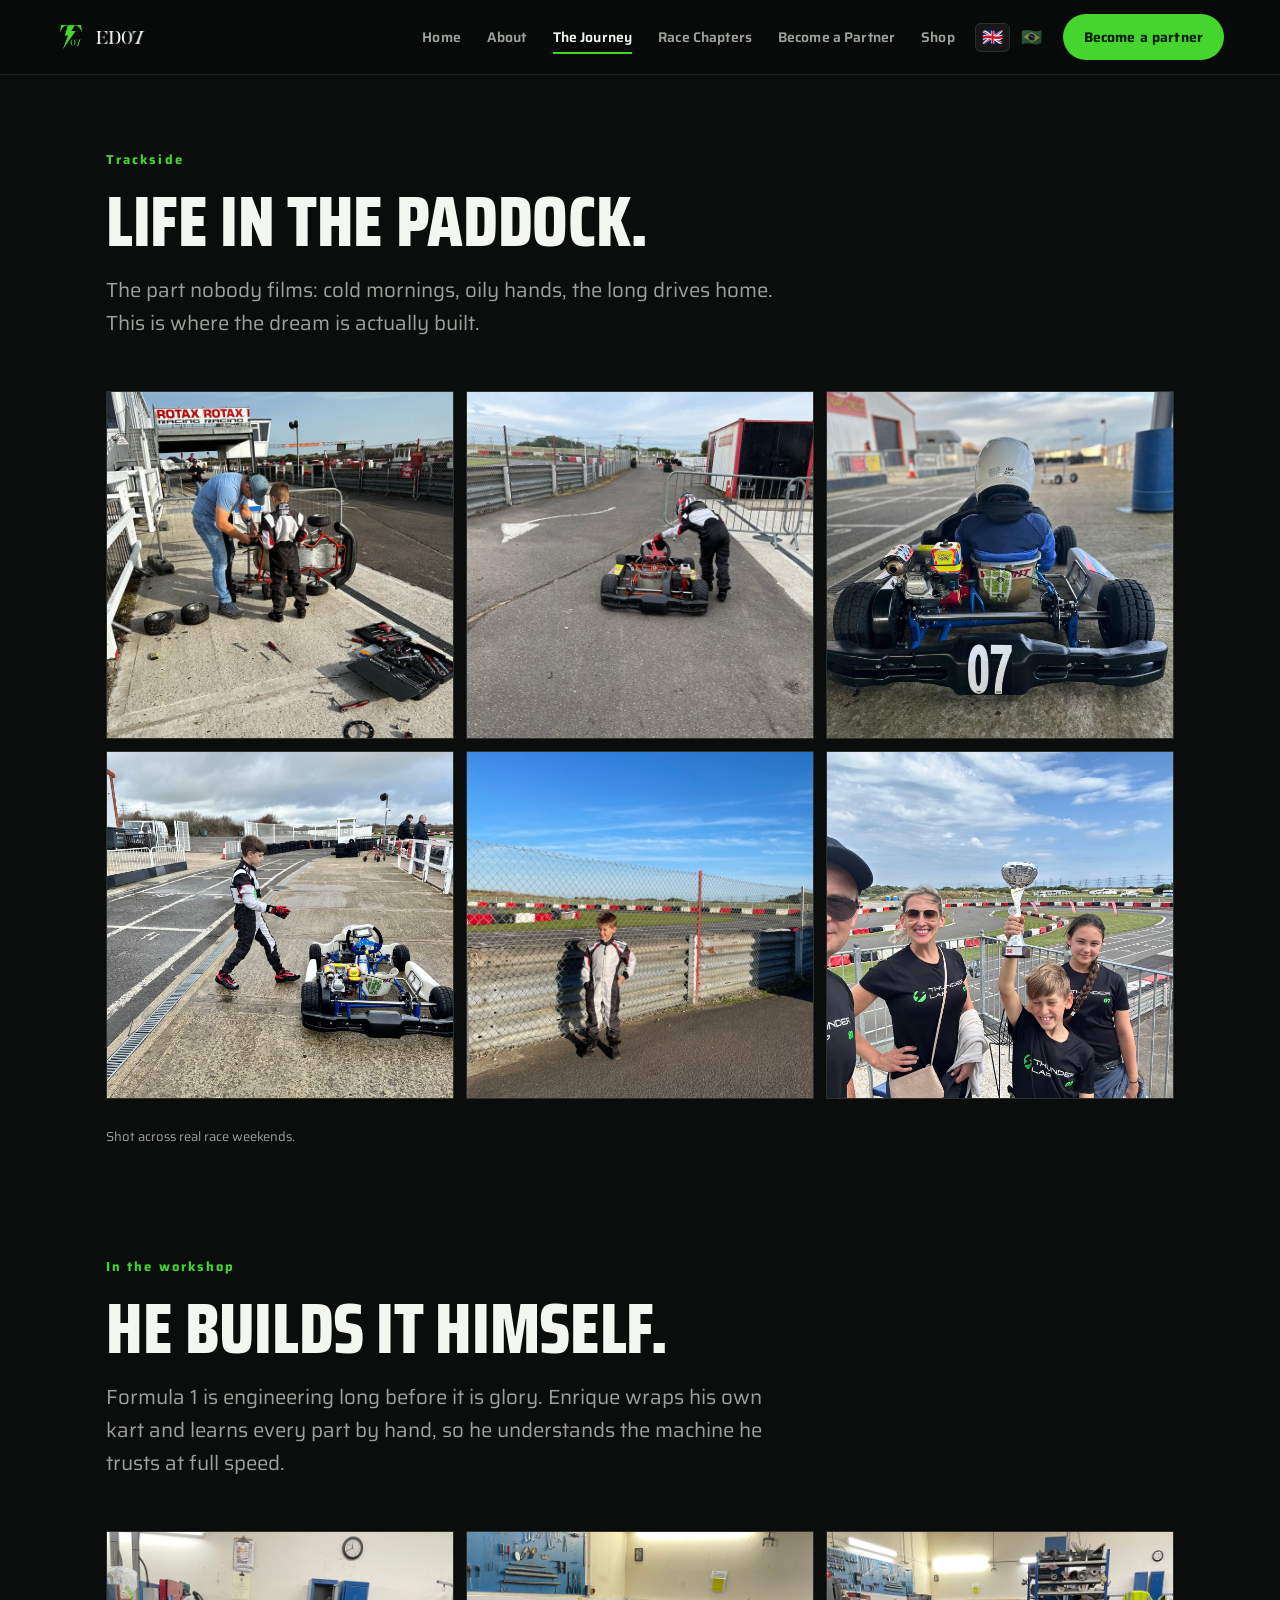
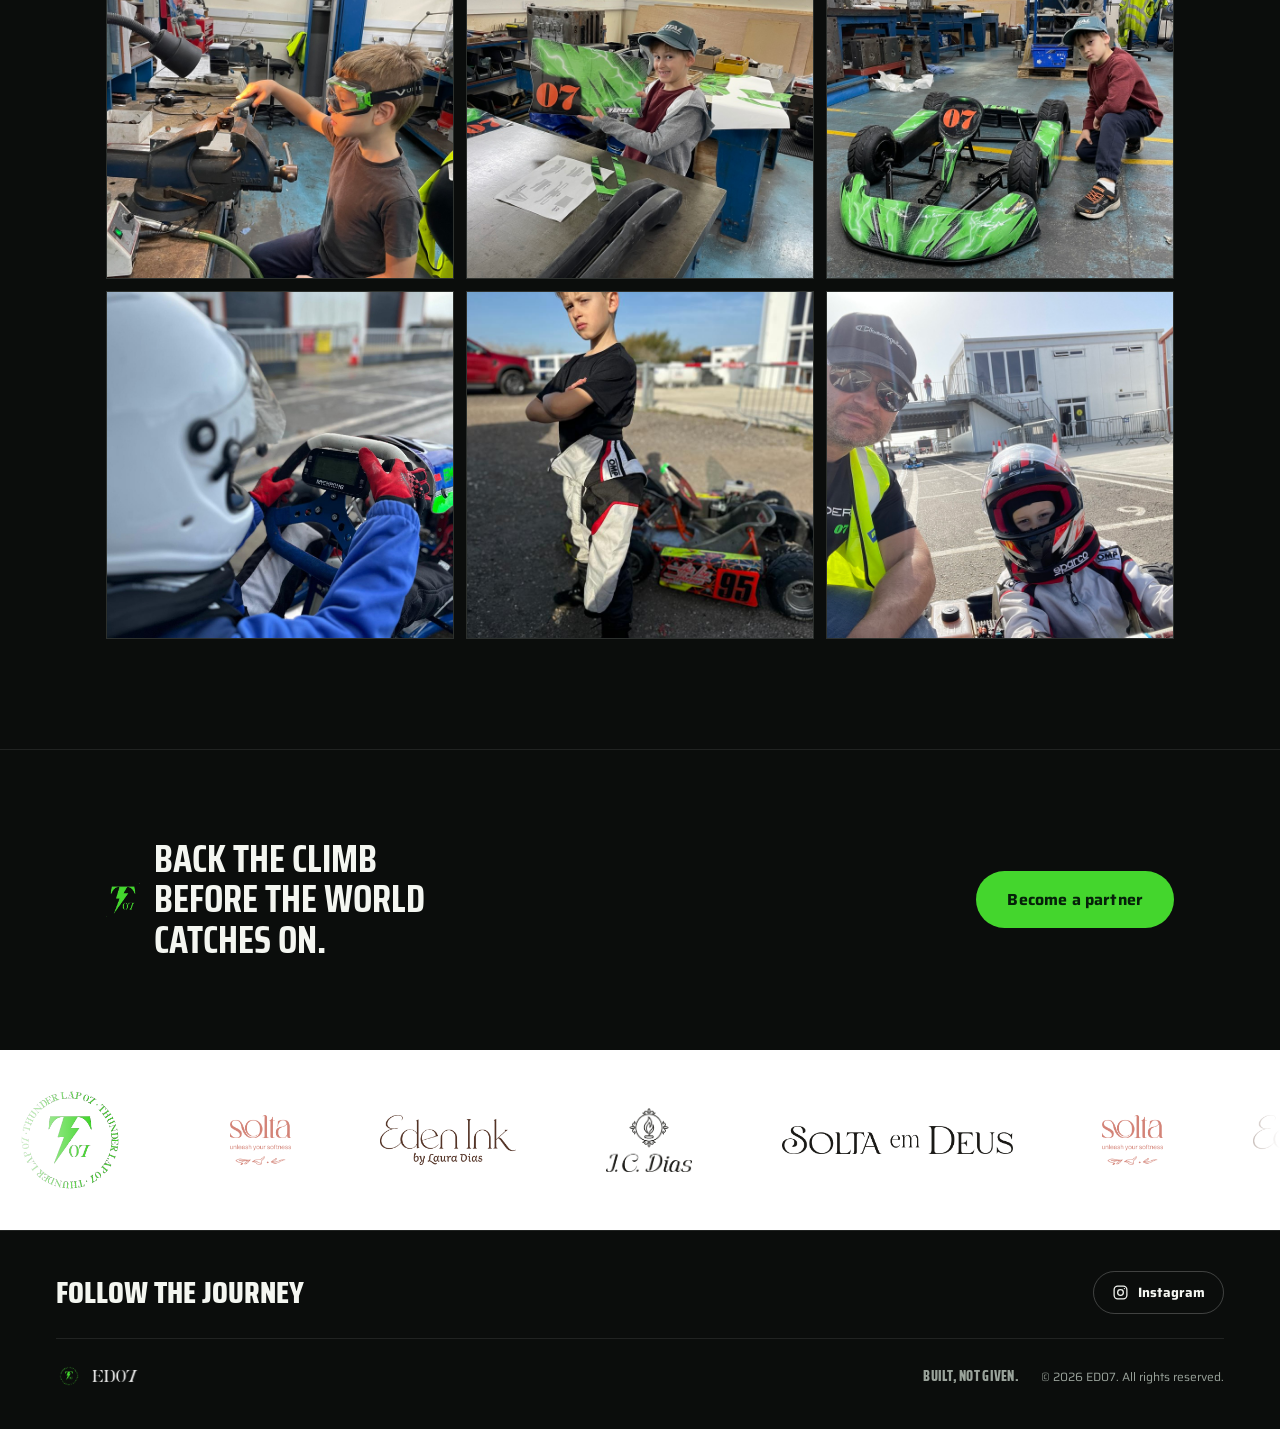
<file: journey.html>
<!DOCTYPE html>
<html lang="en">
<head>
<meta charset="UTF-8">
<meta name="viewport" content="width=device-width, initial-scale=1.0">
<title>The Journey | ED07 | Behind the climb to F1</title>
<meta name="description" content="Behind the dream: the paddock, the workshop, the cold mornings. See how Enrique builds his own kart on the road to Formula 1.">
<meta property="og:type" content="website">
<meta property="og:site_name" content="ED07">
<meta property="og:locale" content="en_GB">
<meta property="og:title" content="The Journey | ED07">
<meta property="og:description" content="Behind the dream: the paddock, the workshop, the cold mornings. See how Enrique builds his own kart on the road to Formula 1.">
<meta property="og:url" content="https://www.ed07.com/journey.html">
<meta property="og:image" content="https://www.ed07.com/assets/gateway-hero.jpg">
<meta name="twitter:card" content="summary_large_image">
<meta name="twitter:title" content="The Journey | ED07">
<meta name="twitter:description" content="Behind the dream: the paddock, the workshop, the cold mornings. See how Enrique builds his own kart on the road to Formula 1.">
<meta name="twitter:image" content="https://www.ed07.com/assets/gateway-hero.jpg">
<link rel="canonical" href="https://www.ed07.com/journey.html">
<link rel="icon" type="image/png" href="assets/ed07-mark-green.png">
<meta name="theme-color" content="#0B0D0C">
<link rel="preconnect" href="https://fonts.googleapis.com">
<link rel="preconnect" href="https://fonts.gstatic.com" crossorigin>
<link href="https://fonts.googleapis.com/css2?family=Saira:wght@400;600;700&family=Saira+Condensed:wght@700;800&display=swap" rel="stylesheet">
<link rel="stylesheet" href="ed07.css?v=20261019">
</head>
<body class="nav-solid">

<!-- NAV -->
<header class="nav solid">
  <a class="brand" href="index.html" aria-label="ED07 home">
    <img class="mk" src="assets/ed07-mark-green.png" alt="">
    <img class="wd" src="assets/ed07-wordmark-white.png" alt="ED07">
  </a>
  <nav class="links" aria-label="Primary">
    <a href="index.html" data-i18n="nav.home">Home</a>
    <a href="journey.html" aria-current="page" data-i18n="nav.journey">The Journey</a>
    <a href="race-chapters.html" data-i18n="nav.race">Race Chapters</a>
    <a href="become-a-partner.html" data-i18n="nav.partner">Become a Partner</a>
    <a href="shop.html" data-i18n="nav.shop">Shop</a>
  </nav>
  <div class="tools">
    <div class="lang" role="group" aria-label="Language">
      <button data-lang="en" aria-pressed="true" title="English">🇬🇧</button>
      <button data-lang="pt" aria-pressed="false" title="Português (Brasil)">🇧🇷</button>
    </div>
    <a class="btn btn-primary" href="become-a-partner.html" data-i18n="cta.partner">Become a partner</a>
    <button class="burger" aria-label="Menu" aria-expanded="false">
      <svg width="22" height="22" viewBox="0 0 24 24" fill="none" stroke="currentColor" stroke-width="2"><line x1="3" y1="7" x2="21" y2="7"/><line x1="3" y1="12" x2="21" y2="12"/><line x1="3" y1="17" x2="21" y2="17"/></svg>
    </button>
  </div>
</header>

<!-- EVENTS GALLERY (top) -->
<section class="events">
  <div class="wrap">
    <p class="kicker" data-i18n="ev.kicker">Trackside</p>
    <h2 data-i18n="ev.title">Life in the paddock.</h2>
    <p class="lede" data-i18n="ev.lede">Training, the garage, the race days. The grind behind the glory.</p>
    <div class="ev-grid">
      <figure><img src="assets/real-trackwork-dad.jpg" alt="Dad and Enrique working on the kart" loading="lazy"></figure>
      <figure><img src="assets/real-pit-working.jpg" alt="In the pit lane, setting up the kart" loading="lazy"></figure>
      <figure><img src="assets/kart-back.jpg" alt="On the grid, number 07" loading="lazy"></figure>
      <figure><img src="assets/pit-walk.jpg" alt="Walking out to the kart" loading="lazy"></figure>
      <figure><img src="assets/real-trackside.jpg" alt="Trackside on race day" loading="lazy"></figure>
      <figure><img src="assets/family-day.jpg" alt="The whole family on a race weekend" loading="lazy"></figure>
    </div>
    <p class="ev-note" data-i18n="ev.note">Shot across real race weekends.</p>
  </div>
</section>

<!-- THE BUILD (workshop / engineering) -->
<section class="events" style="padding-top:0">
  <div class="wrap">
    <p class="kicker" data-i18n="jr.kicker">In the workshop</p>
    <h2 data-i18n="jr.title">He builds it himself.</h2>
    <p class="lede" data-i18n="jr.lede">Karting is engineering. Enrique wraps his own kart and gets his hands on the parts, learning the machine inch by inch.</p>
    <div class="ev-grid">
      <figure><img src="assets/real-workshop-piston.jpg" alt="Working on an engine part" loading="lazy"></figure>
      <figure><img src="assets/real-workshop-wrap.jpg" alt="Holding his own kart bodywork" loading="lazy"></figure>
      <figure><img src="assets/real-workshop-kart.jpg" alt="The finished number 07 kart" loading="lazy"></figure>
      <figure><img src="assets/kart-mychron.jpg" alt="Live data on the MyChron" loading="lazy"></figure>
      <figure><img src="assets/real-attitude.jpg" alt="Ready to race" loading="lazy"></figure>
      <figure><img src="assets/real-dad-son.jpg" alt="Father and son in the paddock" loading="lazy"></figure>
    </div>
  </div>
</section>

<!-- CTA BAR -->
<section class="ctabar">
  <div class="wrap row">
    <div class="msg"><img src="assets/ed07-mark-green.png" alt=""><span data-i18n="cta.bar">Build it with us from the start.</span></div>
    <a class="btn btn-primary btn-lg" href="become-a-partner.html" data-i18n="cta.partner">Become a partner</a>
  </div>
</section>

<!-- PARTNERS BAND -->
<section class="partners" aria-label="Partners">
  <div class="marquee">
    <div class="marq-set">
      <a class="plogo" href="https://instagram.com/enriquedias07thunderlap" target="_blank" rel="noopener" aria-label="ed07"><img src="assets/ed07-logo-green.png" alt="ED07 Thunder Lap"></a>
      <a class="plogo" href="https://soltalingerie.com" target="_blank" rel="noopener" aria-label="spon"><img src="assets/spon-solta.png" alt="Solta Lingerie"></a>
      <a class="plogo" href="http://edenink.jcdias.com/#en" target="_blank" rel="noopener" aria-label="eden"><img src="assets/eden-ink.png" alt="Eden Ink by Laura Dias"></a>
      <a class="plogo" href="https://jcdias.com" target="_blank" rel="noopener" aria-label="spon"><img src="assets/spon-jcdias-dark.png" alt="J. C. Dias"></a>
      <a class="plogo" href="https://www.soltaemdeus.com/en" target="_blank" rel="noopener" aria-label="spon"><img src="assets/spon-deus-dark.png" alt="Solta em Deus"></a>
      <a class="plogo" href="https://soltalingerie.com" target="_blank" rel="noopener" aria-label="spon"><img src="assets/spon-solta.png" alt="Solta Lingerie"></a>
      <a class="plogo" href="http://edenink.jcdias.com/#en" target="_blank" rel="noopener" aria-label="eden"><img src="assets/eden-ink.png" alt="Eden Ink by Laura Dias"></a>
      <a class="plogo" href="https://jcdias.com" target="_blank" rel="noopener" aria-label="spon"><img src="assets/spon-jcdias-dark.png" alt="J. C. Dias"></a>
      <a class="plogo" href="https://www.soltaemdeus.com/en" target="_blank" rel="noopener" aria-label="spon"><img src="assets/spon-deus-dark.png" alt="Solta em Deus"></a>
    </div>
    <div class="marq-set" aria-hidden="true">
      <a class="plogo" href="https://instagram.com/enriquedias07thunderlap" target="_blank" rel="noopener" aria-label="ed07"><img src="assets/ed07-logo-green.png" alt=""></a>
      <a class="plogo" href="https://soltalingerie.com" target="_blank" rel="noopener" aria-label="spon"><img src="assets/spon-solta.png" alt=""></a>
      <a class="plogo" href="http://edenink.jcdias.com/#en" target="_blank" rel="noopener" aria-label="eden"><img src="assets/eden-ink.png" alt=""></a>
      <a class="plogo" href="https://jcdias.com" target="_blank" rel="noopener" aria-label="spon"><img src="assets/spon-jcdias-dark.png" alt=""></a>
      <a class="plogo" href="https://www.soltaemdeus.com/en" target="_blank" rel="noopener" aria-label="spon"><img src="assets/spon-deus-dark.png" alt=""></a>
      <a class="plogo" href="https://soltalingerie.com" target="_blank" rel="noopener" aria-label="spon"><img src="assets/spon-solta.png" alt=""></a>
      <a class="plogo" href="http://edenink.jcdias.com/#en" target="_blank" rel="noopener" aria-label="eden"><img src="assets/eden-ink.png" alt=""></a>
      <a class="plogo" href="https://jcdias.com" target="_blank" rel="noopener" aria-label="spon"><img src="assets/spon-jcdias-dark.png" alt=""></a>
      <a class="plogo" href="https://www.soltaemdeus.com/en" target="_blank" rel="noopener" aria-label="spon"><img src="assets/spon-deus-dark.png" alt=""></a>
    </div>
  </div>
</section>

<!-- FOOTER -->
<footer class="footer">
  <div class="footer-row">
    <a class="flogo" href="index.html"><img class="mk" src="assets/ed07-logo-green.png" alt=""><img class="wd" src="assets/ed07-wordmark-white.png" alt="ED07"></a>
    <span class="motto">BUILT, NOT GIVEN.</span>
    <span class="cr">© 2026 ED07. <span data-i18n="foot.rights">All rights reserved.</span></span>
    <div class="socials">
      <a href="https://instagram.com/enriquedias07thunderlap" target="_blank" rel="noopener" aria-label="Instagram"><svg viewBox="0 0 24 24" fill="none" stroke="currentColor" stroke-width="1.8"><rect x="3" y="3" width="18" height="18" rx="5"/><circle cx="12" cy="12" r="4"/><circle cx="17.5" cy="6.5" r="1" fill="currentColor" stroke="none"/></svg></a>
    </div>
  </div>
</footer>

<script src="ed07.js?v=20261019"></script>
</body>
</html>
</file>
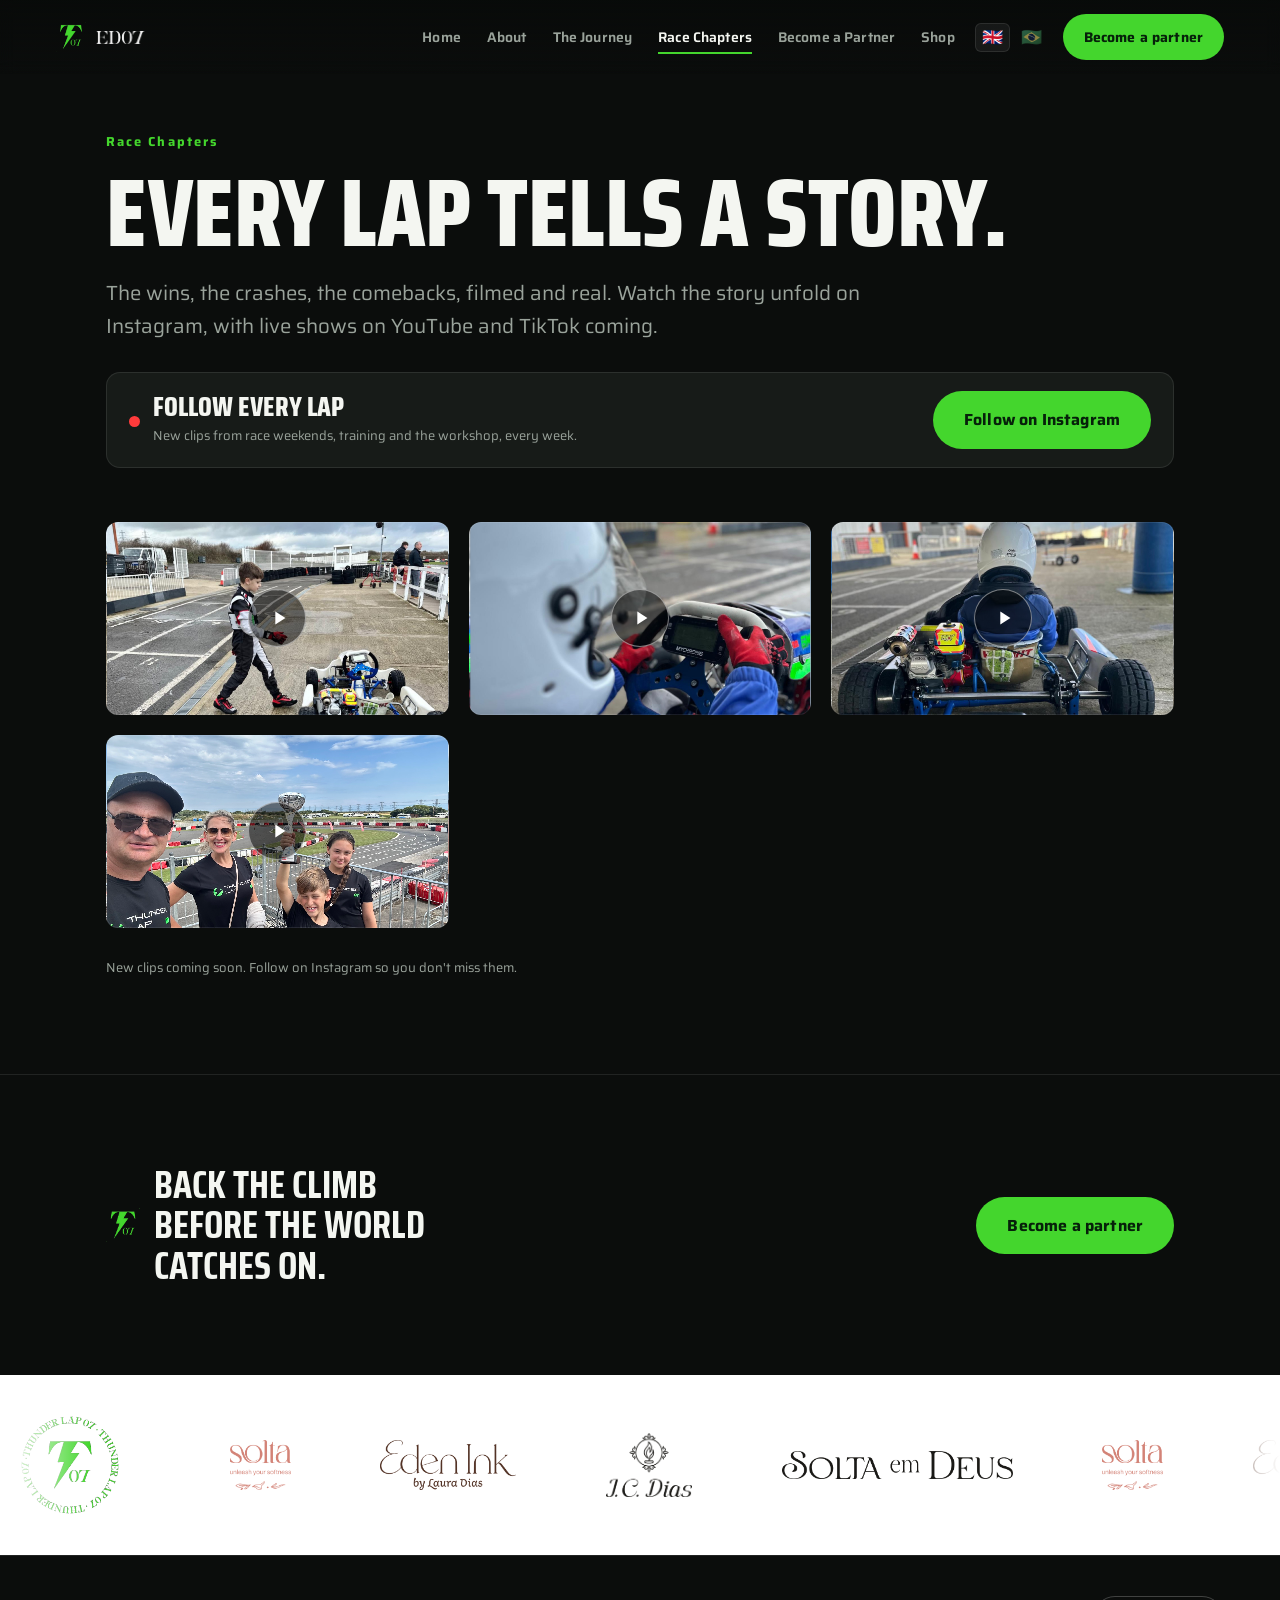
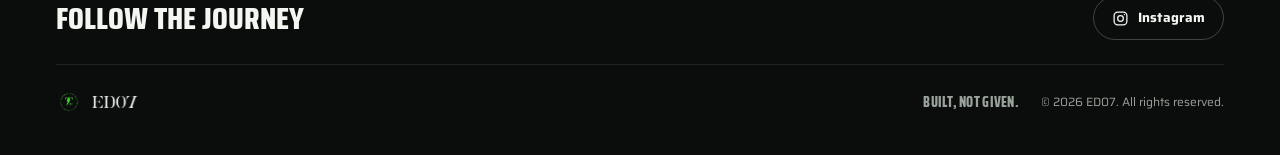
<file: race-chapters.html>
<!DOCTYPE html>
<html lang="en">
<head>
<meta charset="UTF-8">
<meta name="viewport" content="width=device-width, initial-scale=1.0">
<title>Race Chapters | ED07 | Every lap, filmed</title>
<meta name="description" content="The wins, the crashes, the comebacks. Watch Enrique's climb to Formula 1 on Instagram, with live shows on YouTube and TikTok coming.">
<meta property="og:type" content="website">
<meta property="og:site_name" content="ED07">
<meta property="og:locale" content="en_GB">
<meta property="og:title" content="Race Chapters | ED07">
<meta property="og:description" content="The wins, the crashes, the comebacks. Watch Enrique's climb to Formula 1 on Instagram, with live shows on YouTube and TikTok coming.">
<meta property="og:url" content="https://www.ed07.com/race-chapters.html">
<meta property="og:image" content="https://www.ed07.com/assets/gateway-hero.jpg">
<meta name="twitter:card" content="summary_large_image">
<meta name="twitter:title" content="Race Chapters | ED07">
<meta name="twitter:description" content="The wins, the crashes, the comebacks. Watch Enrique's climb to Formula 1 on Instagram, with live shows on YouTube and TikTok coming.">
<meta name="twitter:image" content="https://www.ed07.com/assets/gateway-hero.jpg">
<link rel="canonical" href="https://www.ed07.com/race-chapters.html">
<link rel="icon" type="image/png" href="assets/ed07-mark-green.png">
<meta name="theme-color" content="#0B0D0C">
<link rel="preconnect" href="https://fonts.googleapis.com">
<link rel="preconnect" href="https://fonts.gstatic.com" crossorigin>
<link href="https://fonts.googleapis.com/css2?family=Saira:wght@400;600;700&family=Saira+Condensed:wght@700;800&display=swap" rel="stylesheet">
<link rel="stylesheet" href="ed07.css?v=20261019">
</head>
<body>

<!-- NAV -->
<header class="nav">
  <a class="brand" href="index.html" aria-label="ED07 home">
    <img class="mk" src="assets/ed07-mark-green.png" alt="">
    <img class="wd" src="assets/ed07-wordmark-white.png" alt="ED07">
  </a>
  <nav class="links" aria-label="Primary">
    <a href="index.html" data-i18n="nav.home">Home</a>
    <a href="journey.html" data-i18n="nav.journey">The Journey</a>
    <a href="race-chapters.html" aria-current="page" data-i18n="nav.race">Race Chapters</a>
    <a href="become-a-partner.html" data-i18n="nav.partner">Become a Partner</a>
    <a href="shop.html" data-i18n="nav.shop">Shop</a>
  </nav>
  <div class="tools">
    <div class="lang" role="group" aria-label="Language">
      <button data-lang="en" aria-pressed="true" title="English">🇬🇧</button>
      <button data-lang="pt" aria-pressed="false" title="Português (Brasil)">🇧🇷</button>
    </div>
    <a class="btn btn-primary" href="become-a-partner.html" data-i18n="cta.partner">Become a partner</a>
    <button class="burger" aria-label="Menu" aria-expanded="false">
      <svg width="22" height="22" viewBox="0 0 24 24" fill="none" stroke="currentColor" stroke-width="2"><line x1="3" y1="7" x2="21" y2="7"/><line x1="3" y1="12" x2="21" y2="12"/><line x1="3" y1="17" x2="21" y2="17"/></svg>
    </button>
  </div>
</header>

<!-- RACE CHAPTERS -->
<main class="rc">
  <div class="wrap">
    <p class="kicker" data-reveal="1" data-i18n="nav.race">Race Chapters</p>
    <h1 data-reveal="2" data-i18n="rc.h1">The journey, in clips.</h1>
    <p class="lede" data-reveal="3" data-i18n="rc.lede">The real moments from the track and the workshop, on Instagram. YouTube and TikTok are on the way.</p>

    <!-- FOLLOW -->
    <div class="livebar">
      <div class="lt">
        <span class="dot" aria-hidden="true"></span>
        <div>
          <b data-i18n="rc.live.t">Follow every lap</b>
          <span data-i18n="rc.live.d">New clips from race weekends, training and the workshop, every week.</span>
        </div>
      </div>
      <a class="btn btn-primary btn-lg" href="https://instagram.com/enriquedias07thunderlap" target="_blank" rel="noopener" data-i18n="rc.live.btn">Follow on Instagram</a>
    </div>

    <!-- CLIPS (thumbnails, videos coming) -->
    <div class="vid-grid">
      <div class="vid"><div class="thumb" style="background-image:url('assets/pit-walk.jpg');background-size:cover;background-position:60% 38%"><div class="play"><svg viewBox="0 0 24 24"><path d="M8 5v14l11-7z"/></svg></div></div></div>
      <div class="vid"><div class="thumb" style="background-image:url('assets/kart-mychron.jpg');background-size:cover;background-position:55% 45%"><div class="play"><svg viewBox="0 0 24 24"><path d="M8 5v14l11-7z"/></svg></div></div></div>
      <div class="vid"><div class="thumb" style="background-image:url('assets/kart-back.jpg');background-size:cover;background-position:50% 40%"><div class="play"><svg viewBox="0 0 24 24"><path d="M8 5v14l11-7z"/></svg></div></div></div>
      <div class="vid"><div class="thumb" style="background-image:url('assets/family-day.jpg');background-size:cover;background-position:50% 38%"><div class="play"><svg viewBox="0 0 24 24"><path d="M8 5v14l11-7z"/></svg></div></div></div>
    </div>

    <p class="rc-note" data-i18n="rc.note">New clips coming soon. Follow on Instagram so you don't miss them.</p>
  </div>
</main>

<!-- CTA BAR -->
<section class="ctabar">
  <div class="wrap row">
    <div class="msg"><img src="assets/ed07-mark-green.png" alt=""><span data-i18n="cta.bar">Build it with us from the start.</span></div>
    <a class="btn btn-primary btn-lg" href="become-a-partner.html" data-i18n="cta.partner">Become a partner</a>
  </div>
</section>

<!-- PARTNERS BAND -->
<section class="partners" aria-label="Partners">
  <div class="marquee">
    <div class="marq-set">
      <a class="plogo" href="https://instagram.com/enriquedias07thunderlap" target="_blank" rel="noopener" aria-label="ed07"><img src="assets/ed07-logo-green.png" alt="ED07 Thunder Lap"></a>
      <a class="plogo" href="https://soltalingerie.com" target="_blank" rel="noopener" aria-label="spon"><img src="assets/spon-solta.png" alt="Solta Lingerie"></a>
      <a class="plogo" href="http://edenink.jcdias.com/#en" target="_blank" rel="noopener" aria-label="eden"><img src="assets/eden-ink.png" alt="Eden Ink by Laura Dias"></a>
      <a class="plogo" href="https://jcdias.com" target="_blank" rel="noopener" aria-label="spon"><img src="assets/spon-jcdias-dark.png" alt="J. C. Dias"></a>
      <a class="plogo" href="https://www.soltaemdeus.com/en" target="_blank" rel="noopener" aria-label="spon"><img src="assets/spon-deus-dark.png" alt="Solta em Deus"></a>
      <a class="plogo" href="https://soltalingerie.com" target="_blank" rel="noopener" aria-label="spon"><img src="assets/spon-solta.png" alt="Solta Lingerie"></a>
      <a class="plogo" href="http://edenink.jcdias.com/#en" target="_blank" rel="noopener" aria-label="eden"><img src="assets/eden-ink.png" alt="Eden Ink by Laura Dias"></a>
      <a class="plogo" href="https://jcdias.com" target="_blank" rel="noopener" aria-label="spon"><img src="assets/spon-jcdias-dark.png" alt="J. C. Dias"></a>
      <a class="plogo" href="https://www.soltaemdeus.com/en" target="_blank" rel="noopener" aria-label="spon"><img src="assets/spon-deus-dark.png" alt="Solta em Deus"></a>
    </div>
    <div class="marq-set" aria-hidden="true">
      <a class="plogo" href="https://instagram.com/enriquedias07thunderlap" target="_blank" rel="noopener" aria-label="ed07"><img src="assets/ed07-logo-green.png" alt=""></a>
      <a class="plogo" href="https://soltalingerie.com" target="_blank" rel="noopener" aria-label="spon"><img src="assets/spon-solta.png" alt=""></a>
      <a class="plogo" href="http://edenink.jcdias.com/#en" target="_blank" rel="noopener" aria-label="eden"><img src="assets/eden-ink.png" alt=""></a>
      <a class="plogo" href="https://jcdias.com" target="_blank" rel="noopener" aria-label="spon"><img src="assets/spon-jcdias-dark.png" alt=""></a>
      <a class="plogo" href="https://www.soltaemdeus.com/en" target="_blank" rel="noopener" aria-label="spon"><img src="assets/spon-deus-dark.png" alt=""></a>
      <a class="plogo" href="https://soltalingerie.com" target="_blank" rel="noopener" aria-label="spon"><img src="assets/spon-solta.png" alt=""></a>
      <a class="plogo" href="http://edenink.jcdias.com/#en" target="_blank" rel="noopener" aria-label="eden"><img src="assets/eden-ink.png" alt=""></a>
      <a class="plogo" href="https://jcdias.com" target="_blank" rel="noopener" aria-label="spon"><img src="assets/spon-jcdias-dark.png" alt=""></a>
      <a class="plogo" href="https://www.soltaemdeus.com/en" target="_blank" rel="noopener" aria-label="spon"><img src="assets/spon-deus-dark.png" alt=""></a>
    </div>
  </div>
</section>

<!-- FOOTER -->
<footer class="footer">
  <div class="footer-row">
    <a class="flogo" href="index.html"><img class="mk" src="assets/ed07-logo-green.png" alt=""><img class="wd" src="assets/ed07-wordmark-white.png" alt="ED07"></a>
    <span class="motto">BUILT, NOT GIVEN.</span>
    <span class="cr">© 2026 ED07. <span data-i18n="foot.rights">All rights reserved.</span></span>
    <div class="socials">
      <a href="https://instagram.com/enriquedias07thunderlap" target="_blank" rel="noopener" aria-label="Instagram"><svg viewBox="0 0 24 24" fill="none" stroke="currentColor" stroke-width="1.8"><rect x="3" y="3" width="18" height="18" rx="5"/><circle cx="12" cy="12" r="4"/><circle cx="17.5" cy="6.5" r="1" fill="currentColor" stroke="none"/></svg></a>
    </div>
  </div>
</footer>

<script src="ed07.js?v=20261019"></script>
</body>
</html>
</file>
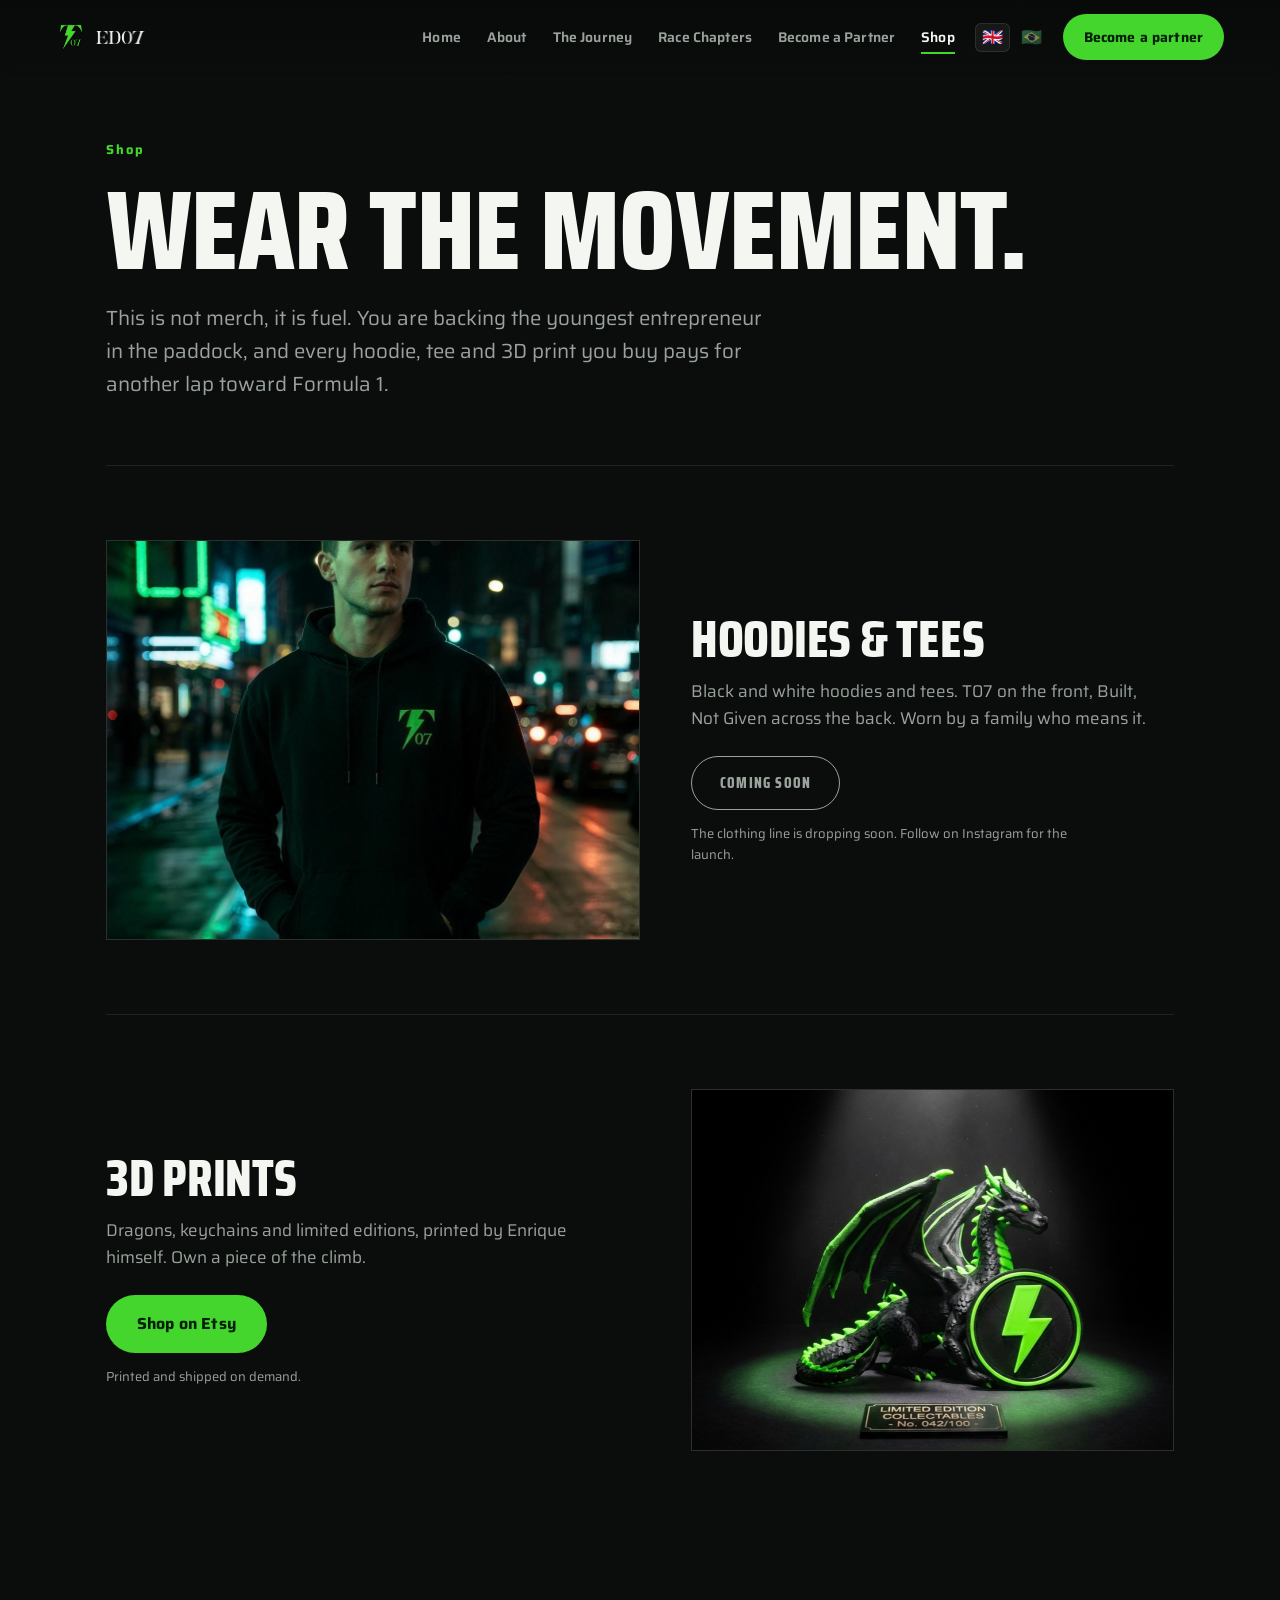
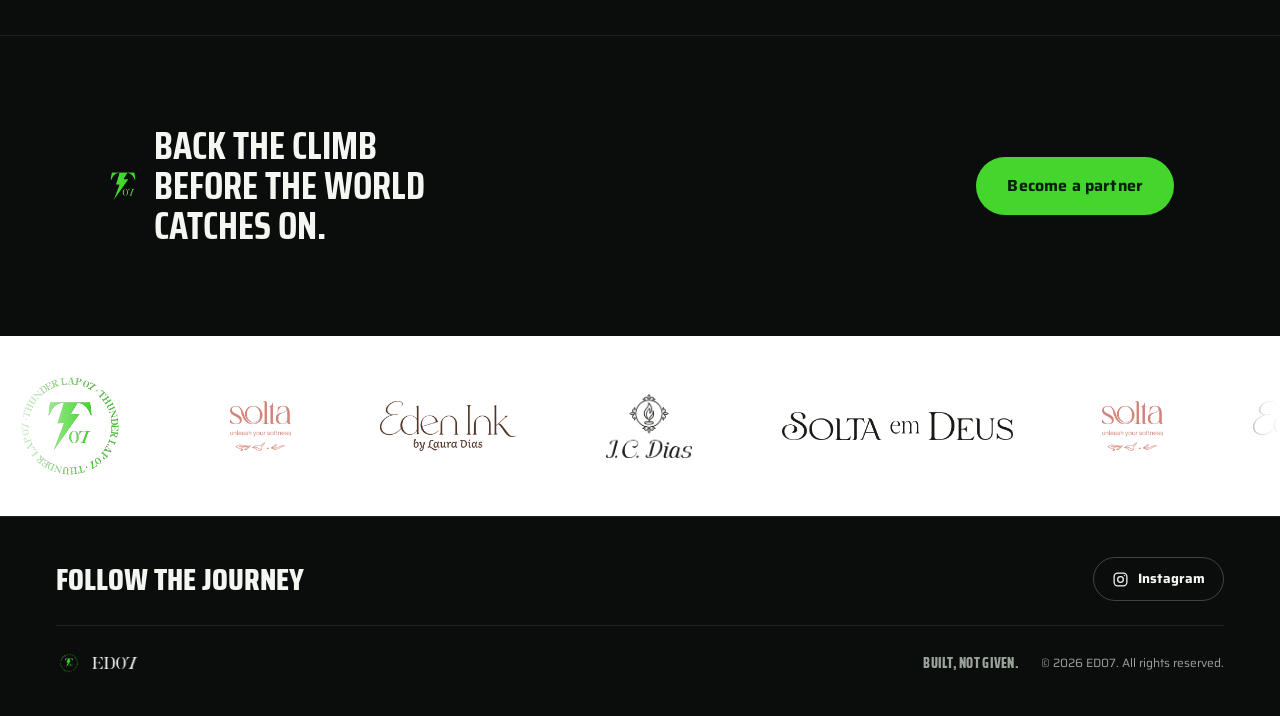
<file: shop.html>
<!DOCTYPE html>
<html lang="en">
<head>
<meta charset="UTF-8">
<meta name="viewport" content="width=device-width, initial-scale=1.0">
<title>Shop | ED07 | Wear the movement</title>
<meta name="description" content="3D prints by Enrique, plus the Built, Not Given clothing line coming soon. Not merch, fuel: every piece funds the next race toward Formula 1.">
<meta property="og:type" content="website">
<meta property="og:site_name" content="ED07">
<meta property="og:locale" content="en_GB">
<meta property="og:title" content="ED07 Shop | Wear the movement">
<meta property="og:description" content="3D prints by Enrique, plus the Built, Not Given clothing line coming soon. Not merch, fuel: every piece funds the next race toward Formula 1.">
<meta property="og:url" content="https://www.ed07.com/shop.html">
<meta property="og:image" content="https://www.ed07.com/assets/gateway-hero.jpg">
<meta name="twitter:card" content="summary_large_image">
<meta name="twitter:title" content="ED07 Shop | Wear the movement">
<meta name="twitter:description" content="3D prints by Enrique, plus the Built, Not Given clothing line coming soon. Not merch, fuel: every piece funds the next race toward Formula 1.">
<meta name="twitter:image" content="https://www.ed07.com/assets/gateway-hero.jpg">
<link rel="canonical" href="https://www.ed07.com/shop.html">
<link rel="icon" type="image/png" href="assets/ed07-mark-green.png">
<meta name="theme-color" content="#0B0D0C">
<link rel="preconnect" href="https://fonts.googleapis.com">
<link rel="preconnect" href="https://fonts.gstatic.com" crossorigin>
<link href="https://fonts.googleapis.com/css2?family=Saira:wght@400;600;700&family=Saira+Condensed:wght@700;800&display=swap" rel="stylesheet">
<link rel="stylesheet" href="ed07.css?v=20261019">
</head>
<body>

<!-- NAV -->
<header class="nav">
  <a class="brand" href="index.html" aria-label="ED07 home">
    <img class="mk" src="assets/ed07-mark-green.png" alt="">
    <img class="wd" src="assets/ed07-wordmark-white.png" alt="ED07">
  </a>
  <nav class="links" aria-label="Primary">
    <a href="index.html" data-i18n="nav.home">Home</a>
    <a href="journey.html" data-i18n="nav.journey">The Journey</a>
    <a href="race-chapters.html" data-i18n="nav.race">Race Chapters</a>
    <a href="become-a-partner.html" data-i18n="nav.partner">Become a Partner</a>
    <a href="shop.html" aria-current="page" data-i18n="nav.shop">Shop</a>
  </nav>
  <div class="tools">
    <div class="lang" role="group" aria-label="Language">
      <button data-lang="en" aria-pressed="true" title="English">🇬🇧</button>
      <button data-lang="pt" aria-pressed="false" title="Português (Brasil)">🇧🇷</button>
    </div>
    <a class="btn btn-primary" href="become-a-partner.html" data-i18n="cta.partner">Become a partner</a>
    <button class="burger" aria-label="Menu" aria-expanded="false">
      <svg width="22" height="22" viewBox="0 0 24 24" fill="none" stroke="currentColor" stroke-width="2"><line x1="3" y1="7" x2="21" y2="7"/><line x1="3" y1="12" x2="21" y2="12"/><line x1="3" y1="17" x2="21" y2="17"/></svg>
    </button>
  </div>
</header>

<!-- SHOP -->
<main class="shop">
  <div class="wrap">
    <p class="kicker" data-reveal="1" data-i18n="nav.shop">Shop</p>
    <h1 data-reveal="2" data-i18n="shop.hero">Wear the movement.</h1>
    <p class="lede" data-reveal="3" data-i18n="shop.lede">Every piece funds the next race. Built, Not Given, on and off the track.</p>

    <!-- Wear -->
    <section class="prod">
      <div class="prod-media"><img src="assets/etsy-wear/ED07-modelo-hoodie-preto-frente.jpg" alt="Model wearing the black Built, Not Given hoodie, T07 on the front"></div>
      <div class="prod-copy">
        <h2 data-i18n="wear.title">Hoodies &amp; Tees</h2>
        <p data-i18n="wear.desc">Black and white hoodies and tees. T07 on the front, Built, Not Given across the back.</p>
        <span class="soon-badge" data-i18n="wear.soon">Coming soon</span>
        <p class="pnote" data-i18n="wear.soonnote">The clothing line is dropping soon. Follow on Instagram for the launch.</p>
      </div>
    </section>

    <!-- 3D Prints -->
    <section class="prod rev">
      <div class="prod-media"><img src="assets/card-collect.jpg" alt="ED07 3D printed collectibles"></div>
      <div class="prod-copy">
        <h2 data-i18n="print.title">3D Prints</h2>
        <p data-i18n="print.desc">Dragons, keychains and limited editions. Pieces of the journey, printed layer by layer.</p>
        <a class="btn btn-primary btn-lg" href="https://ed07builtnotgiven.etsy.com" target="_blank" rel="noopener" data-i18n="shop.btn">Shop on Etsy</a>
        <p class="pnote" data-i18n="shop.note">Printed and shipped on demand.</p>
      </div>
    </section>
  </div>
</main>

<!-- CTA BAR -->
<section class="ctabar">
  <div class="wrap row">
    <div class="msg"><img src="assets/ed07-mark-green.png" alt=""><span data-i18n="cta.bar">Build it with us from the start.</span></div>
    <a class="btn btn-primary btn-lg" href="become-a-partner.html" data-i18n="cta.partner">Become a partner</a>
  </div>
</section>

<!-- PARTNERS BAND -->
<section class="partners" aria-label="Partners">
  <div class="marquee">
    <div class="marq-set">
      <a class="plogo" href="https://instagram.com/enriquedias07thunderlap" target="_blank" rel="noopener" aria-label="ed07"><img src="assets/ed07-logo-green.png" alt="ED07 Thunder Lap"></a>
      <a class="plogo" href="https://soltalingerie.com" target="_blank" rel="noopener" aria-label="spon"><img src="assets/spon-solta.png" alt="Solta Lingerie"></a>
      <a class="plogo" href="http://edenink.jcdias.com/#en" target="_blank" rel="noopener" aria-label="eden"><img src="assets/eden-ink.png" alt="Eden Ink by Laura Dias"></a>
      <a class="plogo" href="https://jcdias.com" target="_blank" rel="noopener" aria-label="spon"><img src="assets/spon-jcdias-dark.png" alt="J. C. Dias"></a>
      <a class="plogo" href="https://www.soltaemdeus.com/en" target="_blank" rel="noopener" aria-label="spon"><img src="assets/spon-deus-dark.png" alt="Solta em Deus"></a>
      <a class="plogo" href="https://soltalingerie.com" target="_blank" rel="noopener" aria-label="spon"><img src="assets/spon-solta.png" alt="Solta Lingerie"></a>
      <a class="plogo" href="http://edenink.jcdias.com/#en" target="_blank" rel="noopener" aria-label="eden"><img src="assets/eden-ink.png" alt="Eden Ink by Laura Dias"></a>
      <a class="plogo" href="https://jcdias.com" target="_blank" rel="noopener" aria-label="spon"><img src="assets/spon-jcdias-dark.png" alt="J. C. Dias"></a>
      <a class="plogo" href="https://www.soltaemdeus.com/en" target="_blank" rel="noopener" aria-label="spon"><img src="assets/spon-deus-dark.png" alt="Solta em Deus"></a>
    </div>
    <div class="marq-set" aria-hidden="true">
      <a class="plogo" href="https://instagram.com/enriquedias07thunderlap" target="_blank" rel="noopener" aria-label="ed07"><img src="assets/ed07-logo-green.png" alt=""></a>
      <a class="plogo" href="https://soltalingerie.com" target="_blank" rel="noopener" aria-label="spon"><img src="assets/spon-solta.png" alt=""></a>
      <a class="plogo" href="http://edenink.jcdias.com/#en" target="_blank" rel="noopener" aria-label="eden"><img src="assets/eden-ink.png" alt=""></a>
      <a class="plogo" href="https://jcdias.com" target="_blank" rel="noopener" aria-label="spon"><img src="assets/spon-jcdias-dark.png" alt=""></a>
      <a class="plogo" href="https://www.soltaemdeus.com/en" target="_blank" rel="noopener" aria-label="spon"><img src="assets/spon-deus-dark.png" alt=""></a>
      <a class="plogo" href="https://soltalingerie.com" target="_blank" rel="noopener" aria-label="spon"><img src="assets/spon-solta.png" alt=""></a>
      <a class="plogo" href="http://edenink.jcdias.com/#en" target="_blank" rel="noopener" aria-label="eden"><img src="assets/eden-ink.png" alt=""></a>
      <a class="plogo" href="https://jcdias.com" target="_blank" rel="noopener" aria-label="spon"><img src="assets/spon-jcdias-dark.png" alt=""></a>
      <a class="plogo" href="https://www.soltaemdeus.com/en" target="_blank" rel="noopener" aria-label="spon"><img src="assets/spon-deus-dark.png" alt=""></a>
    </div>
  </div>
</section>

<!-- FOOTER -->
<footer class="footer">
  <div class="footer-row">
    <a class="flogo" href="index.html"><img class="mk" src="assets/ed07-logo-green.png" alt=""><img class="wd" src="assets/ed07-wordmark-white.png" alt="ED07"></a>
    <span class="motto">BUILT, NOT GIVEN.</span>
    <span class="cr">© 2026 ED07. <span data-i18n="foot.rights">All rights reserved.</span></span>
    <div class="socials">
      <a href="https://instagram.com/enriquedias07thunderlap" target="_blank" rel="noopener" aria-label="Instagram"><svg viewBox="0 0 24 24" fill="none" stroke="currentColor" stroke-width="1.8"><rect x="3" y="3" width="18" height="18" rx="5"/><circle cx="12" cy="12" r="4"/><circle cx="17.5" cy="6.5" r="1" fill="currentColor" stroke="none"/></svg></a>
    </div>
  </div>
</footer>

<script src="ed07.js?v=20261019"></script>
</body>
</html>
</file>
<file: ed07.css>
/* ===========================================================
   ED07 — Built, Not Given
   Shared design system (v2)
   =========================================================== */

:root{
  /* palette — grounded in the kart livery: asphalt + lime, off-white as the true secondary */
  --asphalt:#0B0D0C;
  --asphalt-2:#111412;
  --carbon:#171B18;
  --carbon-line:rgba(255,255,255,.09);
  --paper:#ECEEE8;          /* museum wall / light sections */
  --paper-ink:#14130F;      /* text on paper */
  --paper-line:#d7d9d1;
  --ink:#F4F6F1;            /* text on dark */
  --ink-soft:#9AA39B;       /* muted text on dark */
  --lime:#44D62D;           /* ED07 racing green */
  --lime-deep:#1C7A12;

  --maxw:1180px;
  --gutter:clamp(18px,5vw,56px);

  --fdisp:"Saira Condensed","Arial Narrow",sans-serif;
  --fbody:"Saira","Helvetica Neue",Arial,sans-serif;

  --ease:cubic-bezier(.16,1,.3,1);
}

*{box-sizing:border-box;margin:0;padding:0}
html{scroll-behavior:smooth}
body{
  background:var(--asphalt);
  color:var(--ink);
  font-family:var(--fbody);
  font-size:17px;
  line-height:1.6;
  -webkit-font-smoothing:antialiased;
  overflow-x:hidden;
}
img{display:block;max-width:100%}
a{color:inherit;text-decoration:none}

.wrap{max-width:var(--maxw);margin-inline:auto;padding-inline:var(--gutter)}

/* ---------- type ---------- */
.display{font-family:var(--fdisp);font-weight:800;line-height:.92;letter-spacing:-.01em;text-transform:none}
h1,h2,h3{font-family:var(--fdisp);font-weight:800;line-height:.96;letter-spacing:-.005em}
p{max-width:62ch}
.lime{color:var(--lime)}

/* ---------- top nav ---------- */
.nav{
  position:fixed;inset:0 0 auto 0;z-index:60;
  display:flex;align-items:center;gap:20px;
  padding:14px var(--gutter);
  background:linear-gradient(to bottom,rgba(8,10,9,.85),rgba(8,10,9,0));
  backdrop-filter:blur(8px);
  transition:background .3s var(--ease);
}
.nav.solid{background:rgba(9,11,10,.92);border-bottom:1px solid var(--carbon-line)}
body.nav-solid .nav{background:rgba(9,11,10,.95);border-bottom:1px solid var(--carbon-line)}
.nav .brand{display:flex;align-items:center;gap:10px;margin-right:auto}
.nav .brand img.mk{height:30px;width:auto}
.nav .brand img.wd{height:13px;width:auto;opacity:.95}
.nav .links{display:flex;align-items:center;gap:26px}
.nav .links a{
  font-family:var(--fbody);font-weight:600;font-size:14px;letter-spacing:.01em;
  color:var(--ink-soft);position:relative;padding:4px 0;transition:color .2s;
}
.nav .links a:hover,.nav .links a[aria-current="page"]{color:var(--ink)}
.nav .links a[aria-current="page"]::after{
  content:"";position:absolute;left:0;right:0;bottom:-2px;height:2px;background:var(--lime)
}
.nav .tools{display:flex;align-items:center;gap:14px}

/* language flags */
.lang{display:flex;gap:4px;align-items:center}
.lang button{
  background:none;border:1px solid transparent;border-radius:6px;cursor:pointer;
  font-size:17px;line-height:1;padding:5px 6px;filter:grayscale(.5) opacity(.6);transition:.18s;
}
.lang button:hover{filter:none}
.lang button[aria-pressed="true"]{filter:none;border-color:var(--carbon-line);background:rgba(255,255,255,.06)}

.btn{
  display:inline-flex;align-items:center;justify-content:center;
  font-family:var(--fbody);font-weight:700;font-size:14px;letter-spacing:.01em;
  padding:11px 20px;border-radius:999px;cursor:pointer;border:1px solid transparent;
  transition:transform .15s var(--ease),background .2s,color .2s,border-color .2s;
}
.btn-primary{background:var(--lime);color:#06210A}
.btn-primary:hover{transform:translateY(-1px);background:#54ee3b}
.btn-ghost{border-color:rgba(255,255,255,.28);color:var(--ink)}
.btn-ghost:hover{border-color:var(--lime);color:var(--lime)}
.btn-lg{padding:15px 30px;font-size:16px}

/* burger (mobile) */
.burger{display:none;background:none;border:0;cursor:pointer;width:30px;height:30px;color:var(--ink)}

/* ---------- hero (home) ---------- */
.hero{position:relative;min-height:100svh;display:flex;align-items:flex-end;overflow:hidden}
.hero-photo{position:absolute;inset:0;z-index:0}
.hero-photo img{position:absolute;inset:0;width:100%;height:100%;object-fit:cover;object-position:72% 50%}
.hero-photo .hero-bg{object-fit:cover;object-position:62% 42%;filter:blur(30px) brightness(.45) saturate(.9);transform:scale(1.12)}
.hero-photo .hero-fg{object-fit:contain;object-position:50% 46%}
.hero-grad{position:absolute;inset:0;z-index:1;
  background:
   linear-gradient(to top,rgba(8,10,9,.97) 4%,rgba(8,10,9,.55) 38%,rgba(8,10,9,.2) 66%,rgba(8,10,9,.5) 100%),
   linear-gradient(to right,rgba(8,10,9,.92) 0%,rgba(8,10,9,.35) 46%,rgba(8,10,9,0) 74%)}
.hero-inner{position:relative;z-index:2;width:100%;padding-bottom:clamp(44px,7vh,88px)}
.hero h1{
  font-size:clamp(3rem,9vw,8rem);
  text-transform:uppercase;
  max-width:12ch;
  text-shadow:0 2px 40px rgba(0,0,0,.45);
}
.hero-sub{margin-top:22px;font-size:clamp(1.05rem,1.6vw,1.3rem);color:var(--ink);max-width:42ch;font-weight:400}
.hero-id{margin-top:14px;color:var(--ink-soft);font-size:15px;font-weight:600}
.hero-actions{margin-top:30px;display:flex;gap:14px;flex-wrap:wrap}
.scrollcue{position:absolute;left:50%;bottom:20px;z-index:2;transform:translateX(-50%);
  color:var(--ink-soft);font-size:11px;letter-spacing:.2em;text-align:center}
.scrollcue .bar{width:1px;height:38px;margin:8px auto 0;background:linear-gradient(var(--lime),transparent);animation:cue 2.2s var(--ease) infinite}
@keyframes cue{0%,100%{transform:scaleY(.4);opacity:.4;transform-origin:top}50%{transform:scaleY(1);opacity:1}}

/* ---------- home: where to next (index list) ---------- */
.bng{padding:clamp(60px,9vw,120px) 0;border-top:1px solid var(--carbon-line)}
.bng-h{font-family:var(--fdisp);font-weight:800;text-transform:uppercase;font-size:clamp(30px,6vw,60px);line-height:.98;color:var(--ink);margin:10px 0 clamp(26px,4vw,48px)}
.bng-grid{display:grid;grid-template-columns:1fr .85fr;gap:clamp(28px,5vw,60px);align-items:center}
.bng-copy p{color:var(--ink-soft);font-size:clamp(15px,1.5vw,18px);line-height:1.7;margin-bottom:16px;max-width:56ch}
.bng-copy .btn{margin-top:12px}
.bng-media{display:grid;grid-template-columns:1fr 1fr;gap:12px}
.bng-media .bm{border-radius:14px;overflow:hidden;aspect-ratio:3/4;background:var(--carbon)}
.bng-media .bm img{width:100%;height:100%;object-fit:cover}
@media(max-width:760px){.bng-grid{grid-template-columns:1fr}.bng-media{max-width:440px}}
.next{padding:clamp(60px,9vw,120px) 0;border-top:1px solid var(--carbon-line)}
.sec-label{font-family:var(--fbody);font-weight:700;font-size:13px;letter-spacing:.14em;color:var(--lime);margin-bottom:28px}
.idx{display:flex;flex-direction:column}
.idx a{
  display:grid;grid-template-columns:1fr auto;gap:10px 24px;align-items:baseline;
  padding:26px 0;border-top:1px solid var(--carbon-line);transition:padding-left .25s var(--ease),color .25s;
}
.idx a:last-child{border-bottom:1px solid var(--carbon-line)}
.idx a:hover{padding-left:14px}
.idx .t{font-family:var(--fdisp);font-weight:800;font-size:clamp(2rem,5vw,3.4rem);text-transform:uppercase;line-height:1}
.idx a:hover .t{color:var(--lime)}
.idx .d{color:var(--ink-soft);font-size:15px;max-width:38ch;grid-column:1;font-weight:400}
.idx .go{align-self:center;grid-row:1/3;color:var(--ink-soft);font-size:28px;transition:transform .25s var(--ease),color .25s;font-family:var(--fdisp)}
.idx a:hover .go{color:var(--lime);transform:translateX(6px)}

/* ---------- journey (museum / light) ---------- */
.gallery{background:var(--paper);color:var(--paper-ink);padding:clamp(72px,9vw,112px) 0 clamp(70px,9vw,120px)}
.gallery .kicker{font-weight:700;font-size:13px;letter-spacing:.16em;color:var(--lime-deep);margin-bottom:16px}
.gallery h1{font-size:clamp(3rem,9vw,7rem);text-transform:uppercase;color:var(--paper-ink)}
.gallery .lede{margin-top:20px;font-size:clamp(1.05rem,1.6vw,1.3rem);color:#3b3a33;max-width:46ch}
.art-grid{
  margin-top:clamp(48px,6vw,80px);
  display:grid;grid-template-columns:repeat(3,1fr);gap:clamp(20px,3vw,40px);
}
.art figure{margin:0}
.art .plinth{
  position:relative;aspect-ratio:4/5;background:#fff;border:1px solid var(--paper-line);
  display:grid;place-items:center;overflow:hidden;
}
.art .plinth > img{width:100%;height:100%;object-fit:cover}
.art .plinth .ph{display:flex;flex-direction:column;align-items:center;gap:10px;color:#b9bbb0;opacity:.7}
.art .num{font-family:var(--fdisp);font-weight:800;font-size:clamp(3.5rem,7vw,5.5rem);color:var(--paper-line);line-height:1}
.art .ph-mk{height:26px;opacity:.5}
.art figcaption{display:flex;justify-content:space-between;align-items:baseline;padding-top:14px;border-top:2px solid var(--paper-ink);margin-top:14px}
.art .name{font-family:var(--fdisp);font-weight:700;font-size:1.5rem;text-transform:uppercase;letter-spacing:.01em}
.art .meta{font-weight:700;font-size:13px;color:#7c7b70;letter-spacing:.08em}
.art-note{margin-top:34px;font-size:13px;color:#8a897e}

/* ---------- shop ---------- */
.shop{padding:140px 0 clamp(60px,9vw,110px)}
.shop .kicker{font-weight:700;font-size:13px;letter-spacing:.16em;color:var(--lime);margin-bottom:16px}
.shop h1{font-size:clamp(3rem,9vw,7rem);text-transform:uppercase}
.shop .lede{margin-top:18px;color:var(--ink-soft);font-size:clamp(1.05rem,1.6vw,1.3rem);max-width:48ch;font-weight:400}
.prod{display:grid;grid-template-columns:1.05fr .95fr;gap:clamp(24px,4vw,60px);align-items:center;
  padding:clamp(40px,6vw,74px) 0;border-top:1px solid var(--carbon-line);margin-top:clamp(40px,6vw,64px)}
.prod+.prod{margin-top:0}
.prod.rev .prod-media{order:2}
.prod-media{background:var(--carbon);border:1px solid var(--carbon-line);overflow:hidden;aspect-ratio:4/3}
.prod-media img{width:100%;height:100%;object-fit:cover}
.prod h2{font-size:clamp(2rem,4.5vw,3.2rem);text-transform:uppercase;line-height:.98}
.prod p{margin-top:14px;color:var(--ink-soft);max-width:42ch}
.prod .pnote{margin-top:14px;font-size:13px;color:var(--ink-soft)}
.prod .btn{margin-top:24px}
.soon-badge{display:inline-block;margin-top:24px;padding:14px 28px;border:1.5px solid var(--ink-soft);color:var(--ink-soft);border-radius:40px;font-family:var(--fdisp);font-weight:800;text-transform:uppercase;letter-spacing:.08em;font-size:15px}
@media(max-width:860px){
  .prod{grid-template-columns:1fr;gap:22px}
  .prod.rev .prod-media{order:0}
}

/* ---------- partners band (home) — white marquee ---------- */
.partners{background:#fff;overflow:hidden;padding:20px 0;position:relative}
.partners::before,.partners::after{content:"";position:absolute;top:0;bottom:0;width:90px;z-index:2;pointer-events:none}
.partners::before{left:0;background:linear-gradient(to right,#fff,rgba(255,255,255,0))}
.partners::after{right:0;background:linear-gradient(to left,#fff,rgba(255,255,255,0))}
.marquee{display:flex;width:max-content;animation:marq 30s linear infinite}
.partners:hover .marquee{animation-play-state:paused}
.marq-set{display:flex;align-items:center;gap:clamp(52px,7vw,92px);padding-right:clamp(52px,7vw,92px)}
.marq-set img{height:clamp(34px,4.5vw,50px);width:auto}
.marq-set img[src*="jcdias"]{height:clamp(42px,5.5vw,64px)}
.marq-set img[src*="deus"]{height:clamp(20px,2.4vw,28px)}
.marq-set img[src*="ed07-logo"]{height:clamp(104px,14vw,140px)}
.marq-set a.plogo{display:inline-flex;align-items:center;line-height:0;cursor:pointer}
.marq-set a.plogo img{display:block}
.marq-set .txt{font-family:var(--fdisp);font-weight:800;font-size:clamp(26px,3.4vw,40px);letter-spacing:.02em;color:#141310;white-space:nowrap}
@keyframes marq{from{transform:translateX(0)}to{transform:translateX(-50%)}}
@media(prefers-reduced-motion:reduce){.marquee{animation:none;justify-content:center;flex-wrap:wrap;width:100%}}

/* ---------- become a partner ---------- */
.pp{padding:140px 0 0}
.pp-hero h1{font-size:clamp(2.6rem,6.5vw,5rem);text-transform:uppercase;line-height:.98}
.pp-hero h1 .l2{color:var(--lime)}
.pp-hero .lede{margin-top:22px;color:var(--ink-soft);font-size:clamp(1.05rem,1.6vw,1.28rem);max-width:60ch}
.pp-hero .acts{margin-top:30px;display:flex;gap:14px;flex-wrap:wrap}

.tiers{padding:clamp(54px,8vw,96px) 0}
.packs-top{margin-top:18px}
.tier-grid{display:grid;grid-template-columns:repeat(auto-fit,minmax(214px,1fr));gap:14px;margin-top:22px}
.tier{background:var(--carbon);border:1px solid var(--carbon-line);border-radius:14px;padding:22px 20px;display:flex;flex-direction:column}
.tier.feat{border-color:var(--lime)}
.tier .badge{align-self:flex-start;font-size:10px;font-weight:800;letter-spacing:.06em;text-transform:uppercase;color:#06210A;background:var(--lime);padding:3px 9px;border-radius:999px;margin-bottom:10px}
.tier .tname{font-family:var(--fdisp);font-weight:800;font-size:1.55rem;text-transform:uppercase;line-height:1}
.tier .price{margin-top:12px;font-family:var(--fdisp);font-weight:800;font-size:2rem;line-height:1}
.tier .price span{font-family:var(--fbody);font-weight:600;font-size:13px;color:var(--ink-soft)}
.tier .pm{color:var(--ink-soft);font-size:12.5px;margin-top:5px;min-height:16px}
.tier .sonly{color:var(--lime);font-size:11.5px;font-weight:700;margin-top:5px}
.tier ul{list-style:none;margin:16px 0 20px;display:flex;flex-direction:column;gap:9px}
.tier li{font-size:13px;color:var(--ink);padding-left:17px;position:relative;line-height:1.4}
.tier li::before{content:"";position:absolute;left:0;top:6px;width:6px;height:6px;background:var(--lime);border-radius:50%}
.tier .btn{margin-top:auto;width:100%}

.founding{background:linear-gradient(100deg,#102c13,#0b0d0c 70%);border:1px solid var(--lime-deep);border-radius:16px;padding:clamp(26px,4vw,44px);margin-top:clamp(36px,5vw,60px)}
.founding .ft{font-family:var(--fdisp);font-weight:800;font-size:clamp(1.6rem,3.5vw,2.6rem);text-transform:uppercase;color:var(--lime)}
.founding p{margin-top:12px;color:var(--ink);max-width:66ch}

.pay{padding:clamp(40px,6vw,80px) 0;border-top:1px solid var(--carbon-line)}
.pay-grid{display:grid;grid-template-columns:1fr 1fr;gap:16px;margin-top:24px}
.pay-card{background:var(--carbon);border:1px solid var(--carbon-line);border-radius:14px;padding:24px}
.pay-card h3{font-size:1.3rem;text-transform:uppercase}
.pay-card p{margin-top:10px;color:var(--ink-soft)}

.addons{padding:clamp(40px,6vw,70px) 0;border-top:1px solid var(--carbon-line)}
.addons ul{list-style:none;margin-top:22px;display:grid;grid-template-columns:repeat(auto-fit,minmax(240px,1fr));gap:12px}
.addons li{background:var(--asphalt-2);border:1px solid var(--carbon-line);border-radius:10px;padding:14px 16px;font-size:14px;color:var(--ink)}

.pcta{padding:clamp(56px,8vw,110px) var(--gutter);text-align:center;border-top:1px solid var(--carbon-line)}
.pcta h2{font-size:clamp(2rem,5vw,3.6rem);text-transform:uppercase}
.pcta .acts{margin-top:26px;display:flex;gap:14px;justify-content:center;flex-wrap:wrap}

@media(max-width:860px){
  .pay-grid{grid-template-columns:1fr}
}

/* ---------- journey: events gallery (dark, after the museum) ---------- */
.events{background:var(--asphalt);color:var(--ink);padding:clamp(118px,13vw,150px) 0 clamp(70px,9vw,110px)}
.events .kicker{font-weight:700;font-size:13px;letter-spacing:.16em;color:var(--lime);margin-bottom:16px}
.events h2{font-size:clamp(2.4rem,6vw,4.4rem);text-transform:uppercase;line-height:.98}
.events .lede{margin-top:18px;color:var(--ink-soft);font-size:clamp(1.05rem,1.6vw,1.28rem);max-width:48ch}
.ev-grid{margin-top:clamp(32px,4vw,56px);display:grid;grid-template-columns:repeat(3,1fr);grid-auto-rows:1fr;gap:12px}
.ev-grid figure{margin:0;overflow:hidden;background:var(--carbon);border:1px solid var(--carbon-line);aspect-ratio:1}
.ev-grid figure.wide{grid-column:span 2;aspect-ratio:2/1}
.ev-grid img{width:100%;height:100%;object-fit:cover;transition:transform .55s var(--ease)}
.ev-grid figure:hover img{transform:scale(1.05)}
.ev-note{margin-top:28px;font-size:13px;color:var(--ink-soft)}
@media(max-width:640px){
  .ev-grid{grid-template-columns:repeat(2,1fr)}
  .ev-grid figure.wide{grid-column:span 2;aspect-ratio:2/1}
}

/* ---------- race chapters ---------- */
.rc{padding:132px 0 clamp(56px,8vw,96px)}
.rc .kicker{font-weight:700;font-size:13px;letter-spacing:.16em;color:var(--lime);margin-bottom:14px}
.rc h1{font-size:clamp(2.8rem,8vw,6rem);text-transform:uppercase}
.rc .lede{margin-top:18px;color:var(--ink-soft);font-size:clamp(1.05rem,1.6vw,1.28rem);max-width:54ch}
.livebar{display:flex;align-items:center;justify-content:space-between;gap:18px;flex-wrap:wrap;
  background:var(--carbon);border:1px solid var(--carbon-line);border-radius:14px;padding:18px 22px;margin-top:30px}
.livebar .lt{display:flex;align-items:center;gap:13px}
.livebar .dot{width:11px;height:11px;border-radius:50%;background:#ff3b3b;animation:livep 1.8s infinite}
@keyframes livep{0%{box-shadow:0 0 0 0 rgba(255,59,59,.5)}70%{box-shadow:0 0 0 13px rgba(255,59,59,0)}100%{box-shadow:0 0 0 0 rgba(255,59,59,0)}}
.livebar .lt b{font-family:var(--fdisp);font-weight:800;text-transform:uppercase;font-size:clamp(1.3rem,2.4vw,1.7rem);line-height:1}
.livebar .lt span{display:block;color:var(--ink-soft);font-size:13px;margin-top:2px}
.vid-grid{margin-top:clamp(36px,5vw,54px);display:grid;grid-template-columns:repeat(auto-fit,minmax(300px,1fr));gap:20px}
.vid{display:block;color:inherit}
.vid .thumb{position:relative;aspect-ratio:16/9;background:var(--carbon);border:1px solid var(--carbon-line);
  border-radius:12px;overflow:hidden;display:grid;place-items:center}
.vid .thumb img{position:absolute;inset:0;width:100%;height:100%;object-fit:cover}
.vid .play{position:relative;z-index:2;width:58px;height:58px;border-radius:50%;background:rgba(0,0,0,.5);
  border:1px solid rgba(255,255,255,.45);display:grid;place-items:center;transition:background .2s,border-color .2s}
.vid:hover .play{background:var(--lime);border-color:var(--lime)}
.vid .play svg{width:22px;height:22px;fill:#fff;margin-left:3px;transition:fill .2s}
.vid:hover .play svg{fill:#06210A}
.vid.soon{pointer-events:none}
.vid.soon .thumb{opacity:.45}
.vid .cap{display:flex;justify-content:space-between;align-items:baseline;margin-top:13px;gap:10px}
.vid .vtitle{font-family:var(--fdisp);font-weight:800;text-transform:uppercase;font-size:1.4rem;line-height:1}
.vid .vtag{color:var(--ink-soft);font-size:11px;font-weight:700;letter-spacing:.06em;white-space:nowrap}
.vid .vwatch{color:var(--ink-soft);font-size:12.5px;margin-top:4px}
.vid:hover .vwatch{color:var(--lime)}
.rc-note{margin-top:30px;font-size:13px;color:var(--ink-soft)}

/* ---------- cta bar ---------- */
.ctabar{padding:clamp(54px,7vw,90px) 0;border-top:1px solid var(--carbon-line)}
.ctabar .row{display:flex;align-items:center;justify-content:space-between;gap:24px;flex-wrap:wrap}
.ctabar .msg{display:flex;align-items:center;gap:14px;font-family:var(--fdisp);font-weight:700;font-size:clamp(1.5rem,3vw,2.4rem);text-transform:uppercase;line-height:1.05;max-width:20ch}
.ctabar .msg img{height:34px}

/* ---------- follow CTA (injected into footer) ---------- */
.footer .follow-cta{display:flex;align-items:center;justify-content:space-between;gap:18px;flex-wrap:wrap;
  max-width:var(--maxw);margin:0 auto 24px;padding-bottom:24px;border-bottom:1px solid var(--carbon-line)}
.follow-cta .fc-label{font-family:var(--fdisp);font-weight:800;text-transform:uppercase;font-size:clamp(1.3rem,2.6vw,1.95rem);line-height:1}
.fc-btns{display:flex;gap:10px;flex-wrap:wrap}
.fl-btn{display:inline-flex;align-items:center;gap:9px;border:1px solid rgba(255,255,255,.22);border-radius:999px;
  padding:10px 18px;font-weight:700;font-size:13.5px;color:var(--ink);transition:border-color .2s,color .2s}
.fl-btn:hover{border-color:var(--lime);color:var(--lime)}
.fl-btn svg{width:17px;height:17px;flex:none}
.addons-cta{margin-top:20px}

/* ---------- footer ---------- */
.footer{border-top:1px solid var(--carbon-line);padding:40px var(--gutter)}
.footer-row{max-width:var(--maxw);margin-inline:auto;display:flex;align-items:center;gap:22px;flex-wrap:wrap}
.footer .flogo{display:flex;align-items:center;gap:10px;margin-right:auto}
.footer .flogo img.mk{height:26px}.footer .flogo img.wd{height:12px;opacity:.9}
.footer .motto{font-family:var(--fdisp);font-weight:800;letter-spacing:.02em;color:var(--ink-soft);font-size:14px}
.footer .cr{color:var(--ink-soft);font-size:12px}
.socials{display:flex;gap:14px}
.socials a{color:var(--ink-soft);transition:color .2s}
.socials a:hover{color:var(--lime)}
.socials svg{width:20px;height:20px}

/* ---------- reveal (single orchestrated load) ---------- */
[data-reveal]{opacity:0;transform:translateY(18px)}
.ready [data-reveal]{opacity:1;transform:none;transition:opacity .8s var(--ease),transform .8s var(--ease)}
.ready [data-reveal="2"]{transition-delay:.12s}
.ready [data-reveal="3"]{transition-delay:.24s}
.ready [data-reveal="4"]{transition-delay:.36s}

/* ---------- responsive ---------- */
@media(max-width:860px){
  .nav .links{
    position:fixed;inset:60px 0 auto 0;flex-direction:column;align-items:flex-start;gap:0;
    background:rgba(9,11,10,.98);border-bottom:1px solid var(--carbon-line);
    padding:8px var(--gutter) 18px;transform:translateY(-120%);transition:transform .32s var(--ease);
  }
  .nav .links.open{transform:none}
  .nav .links a{padding:13px 0;font-size:16px;width:100%;border-top:1px solid var(--carbon-line)}
  .nav .links a:first-child{border-top:0}
  .nav .links a[aria-current="page"]::after{display:none}
  .burger{display:inline-flex;align-items:center;justify-content:center}
  .nav .tools .btn{display:none}
  .art-grid{grid-template-columns:repeat(2,1fr)}
  .ctabar .row{flex-direction:column;align-items:flex-start}
}
@media(max-width:480px){
  .art-grid{grid-template-columns:1fr 1fr;gap:16px}
  .hero-photo .hero-fg{object-position:65% 50%}
}

/* ---------- about ---------- */
.hero-short{min-height:66svh}
.hero-short h1{font-size:clamp(2.3rem,5.2vw,4.4rem);text-transform:none;max-width:18ch;line-height:1.02}
.pullquote{text-align:center;padding:clamp(64px,9vw,120px) var(--gutter);border-top:1px solid var(--carbon-line)}
.pullquote .pq{font-family:var(--fdisp);font-weight:800;text-transform:uppercase;font-size:clamp(2.2rem,6vw,4.4rem);line-height:1.03;max-width:22ch;margin:0 auto}
.pullquote .pqs{margin-top:16px;color:var(--ink-soft);font-size:clamp(1.05rem,1.6vw,1.3rem)}
.about-gallery .tile{position:relative;aspect-ratio:1;background:var(--carbon);border:1px solid var(--carbon-line);display:grid;place-items:center;overflow:hidden;transition:border-color .25s}
.about-gallery .tile:hover{border-color:var(--lime)}
.about-gallery .tile img{position:absolute;inset:0;width:100%;height:100%;object-fit:cover}
.about-gallery .tile .ph{display:flex;flex-direction:column;align-items:center;gap:10px;color:var(--ink-soft);padding:14px;text-align:center}
.about-gallery .tile .ph svg{width:26px;height:26px;opacity:.5}
.about-gallery .tile .ph .lbl{font-family:var(--fdisp);font-weight:700;text-transform:uppercase;font-size:.95rem;letter-spacing:.03em;line-height:1.1}
.about-gallery .tile .cap{position:absolute;left:0;right:0;bottom:0;z-index:2;padding:16px 12px 11px;background:linear-gradient(180deg,rgba(10,10,10,0),rgba(10,10,10,.84));color:#fff;font-family:var(--fdisp);font-weight:700;text-transform:uppercase;font-size:.82rem;letter-spacing:.03em;line-height:1.15}

/* ---------- mobile hero ---------- */
@media(max-width:600px){
  .hero-photo .hero-bg{display:none}
  .hero-photo .hero-fg{object-fit:cover;object-position:56% 36%}
  .hero h1{font-size:clamp(2.9rem,15vw,4rem)}
  .hero-sub{font-size:1.02rem;margin-top:16px;max-width:32ch}
  .hero-id{margin-top:10px;font-size:13px}
  .hero-actions{margin-top:20px;width:100%}
  .hero-actions .btn{flex:1 1 100%;justify-content:center}
  .hero-inner{padding-top:92px;padding-bottom:34px}
  .scrollcue{display:none}
}

/* ---------- a11y ---------- */
:focus-visible{outline:2px solid var(--lime);outline-offset:3px;border-radius:3px}
@media(prefers-reduced-motion:reduce){
  *{animation:none!important;transition:none!important}
  [data-reveal]{opacity:1;transform:none}
  html{scroll-behavior:auto}
}
</file>
